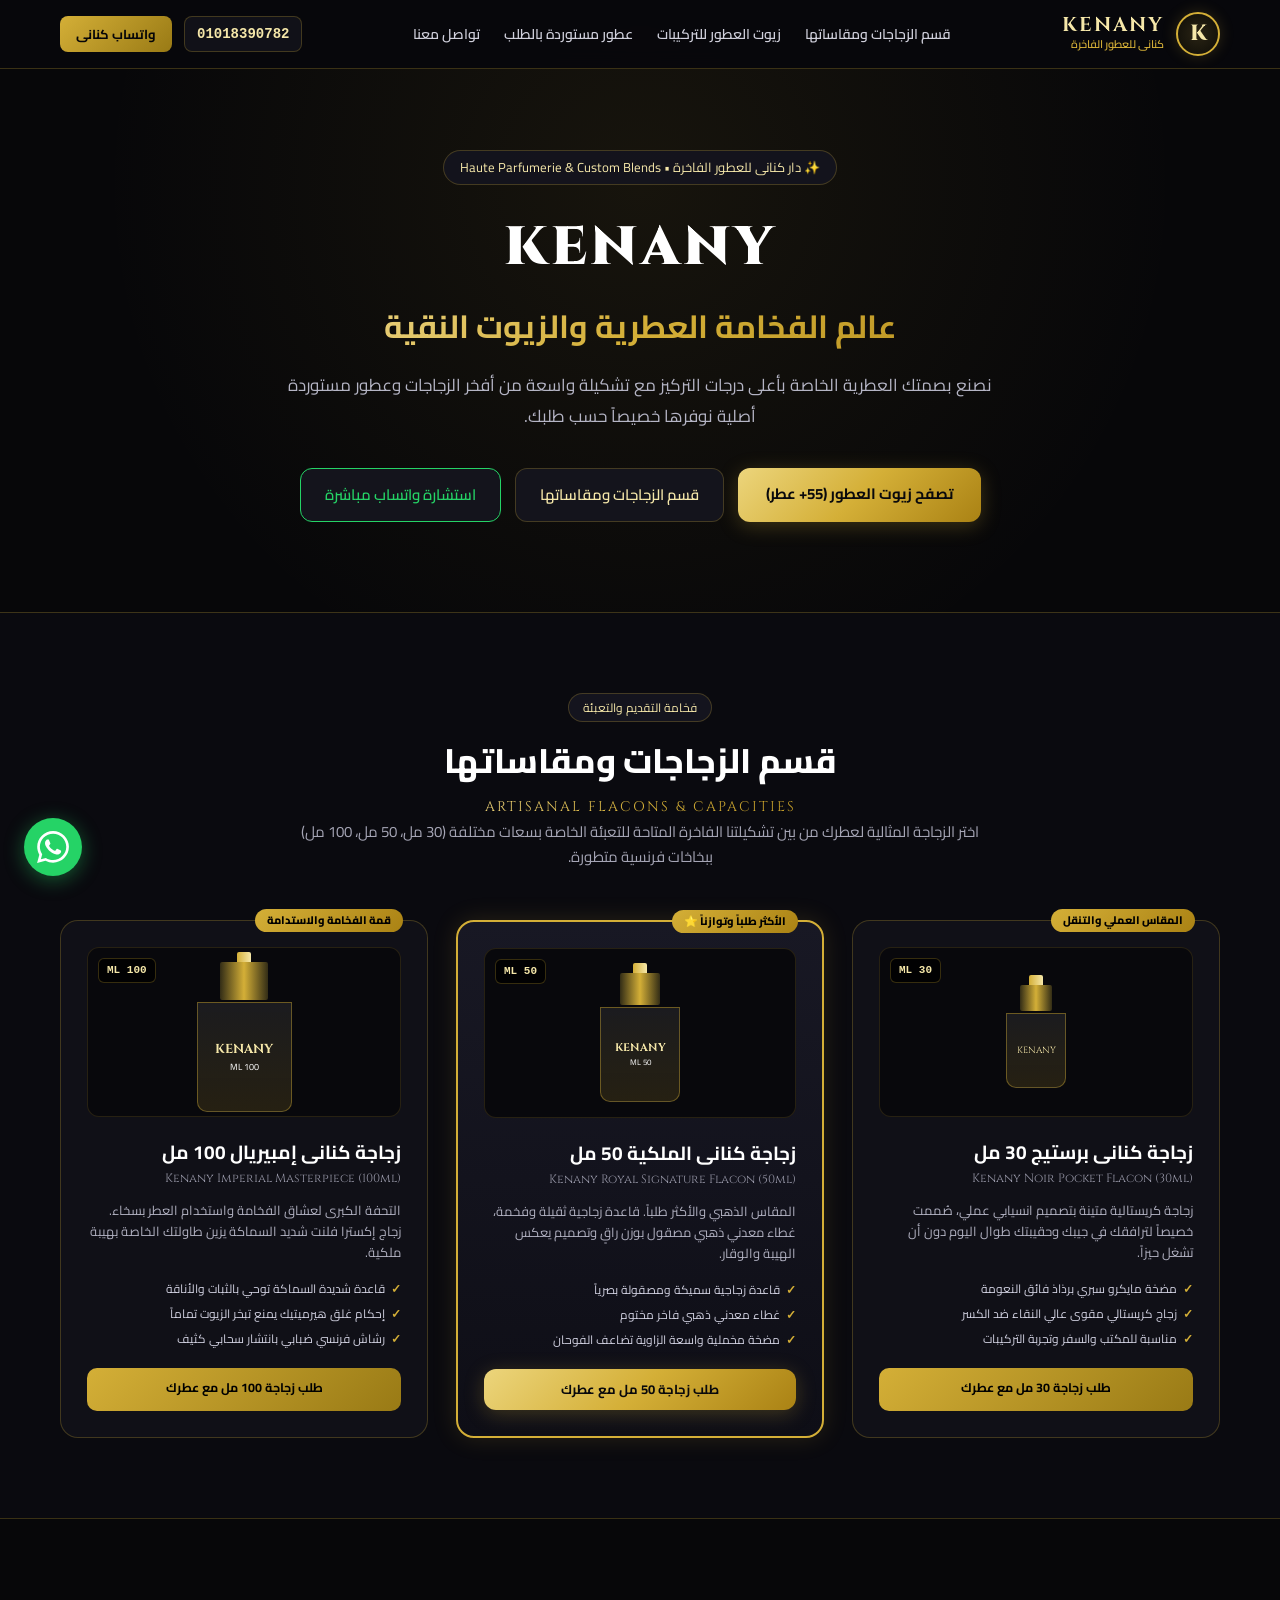
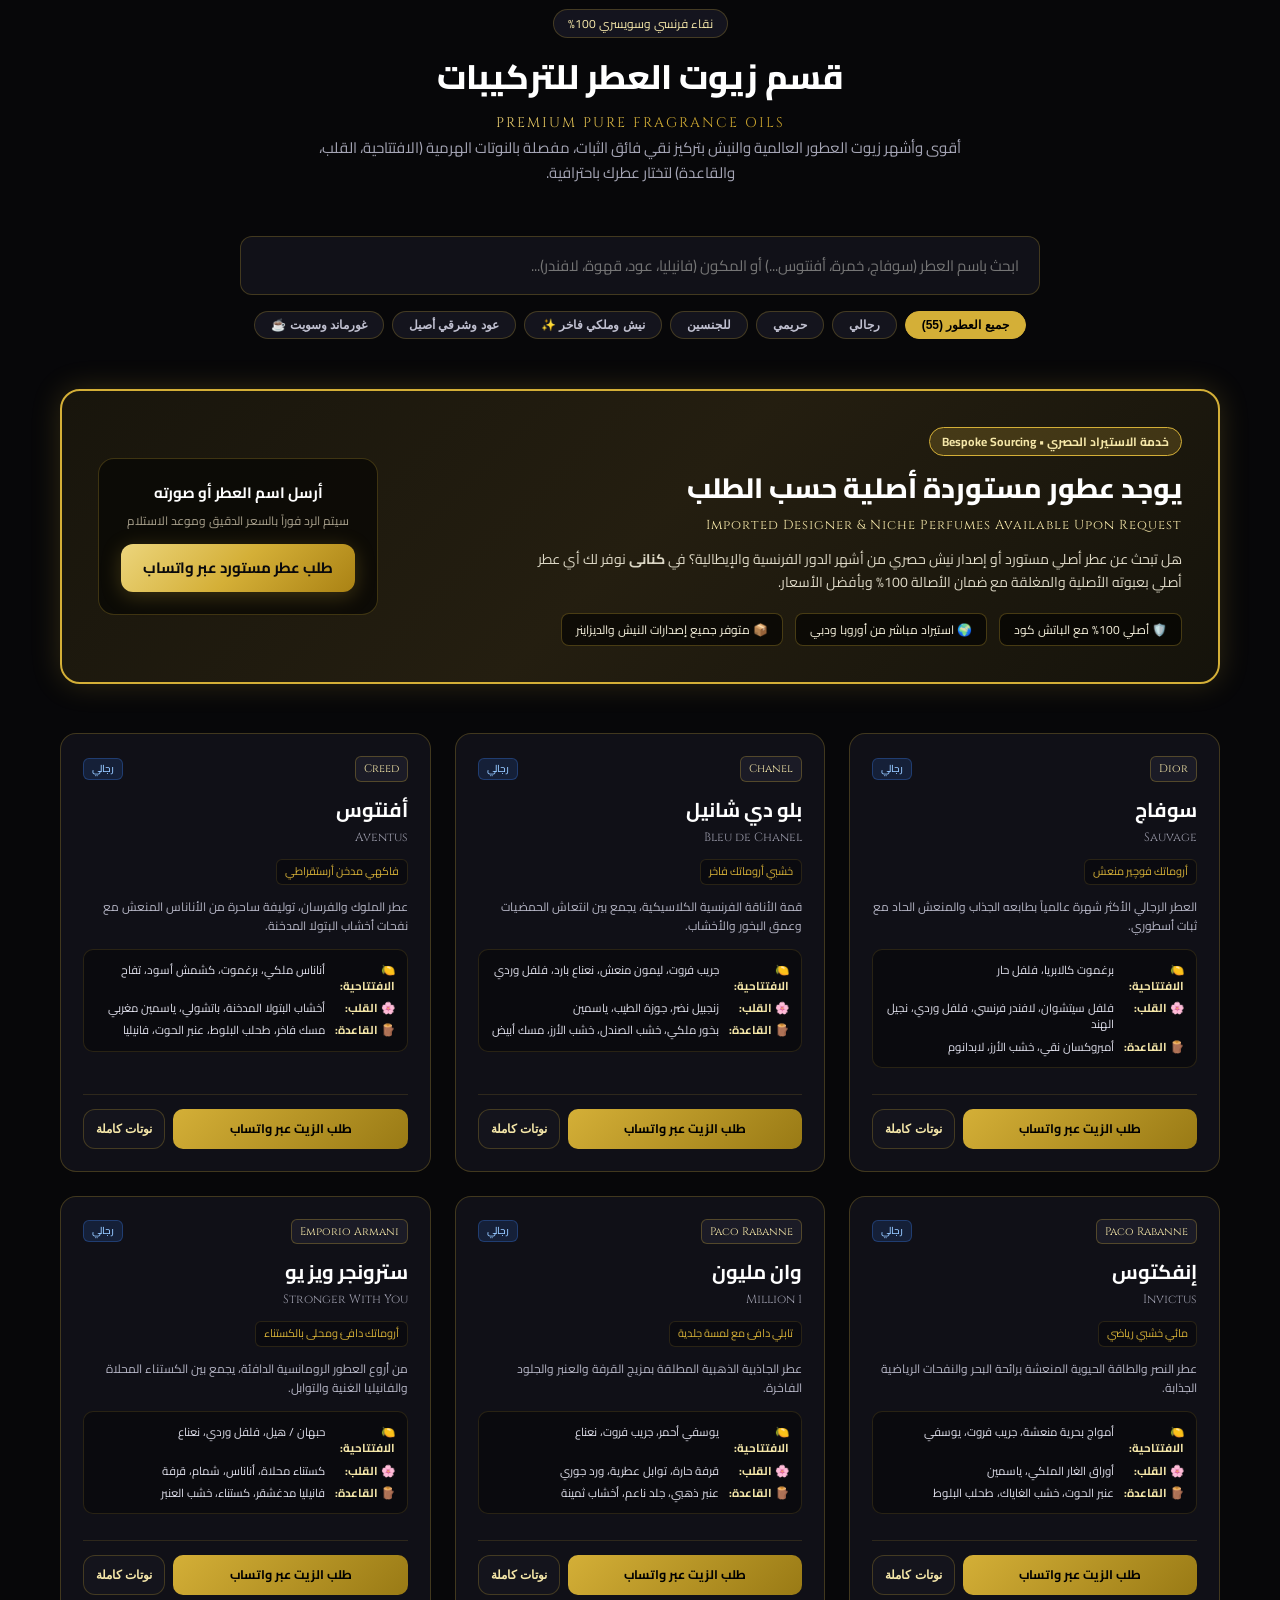
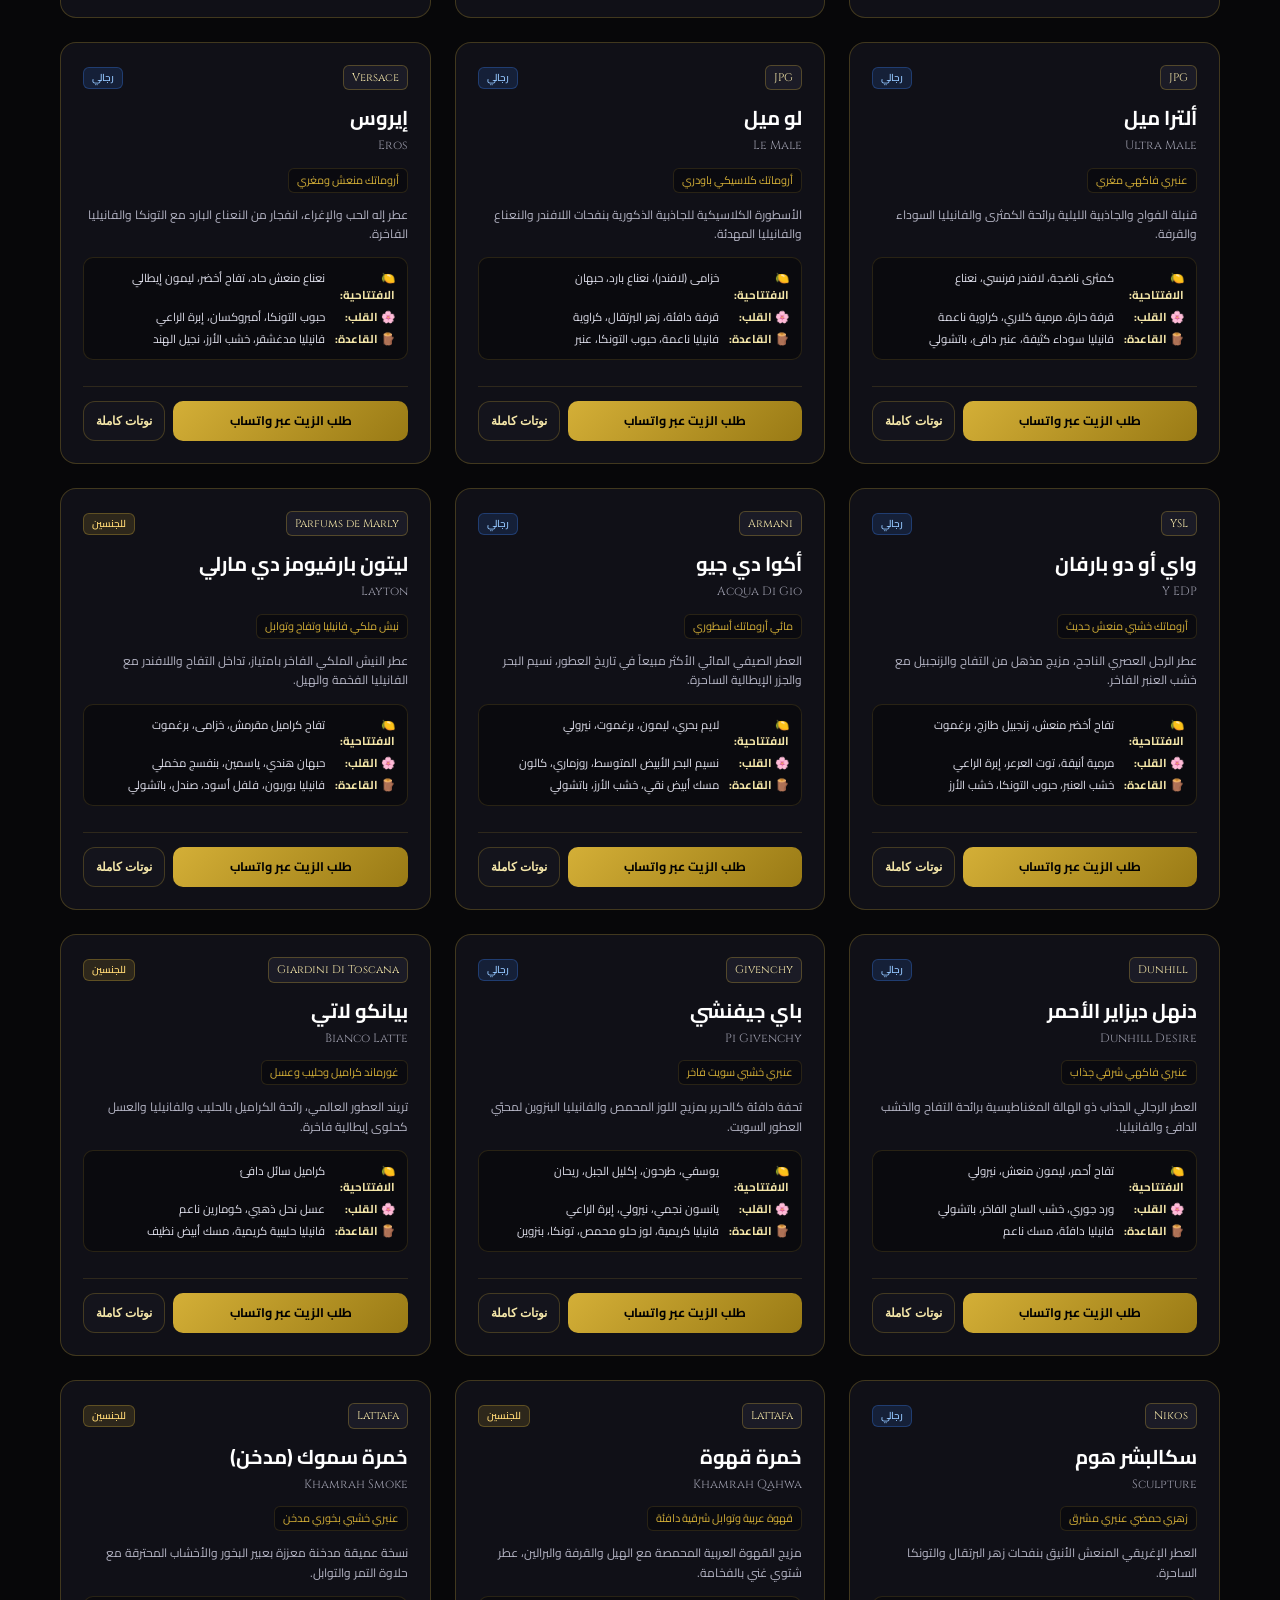
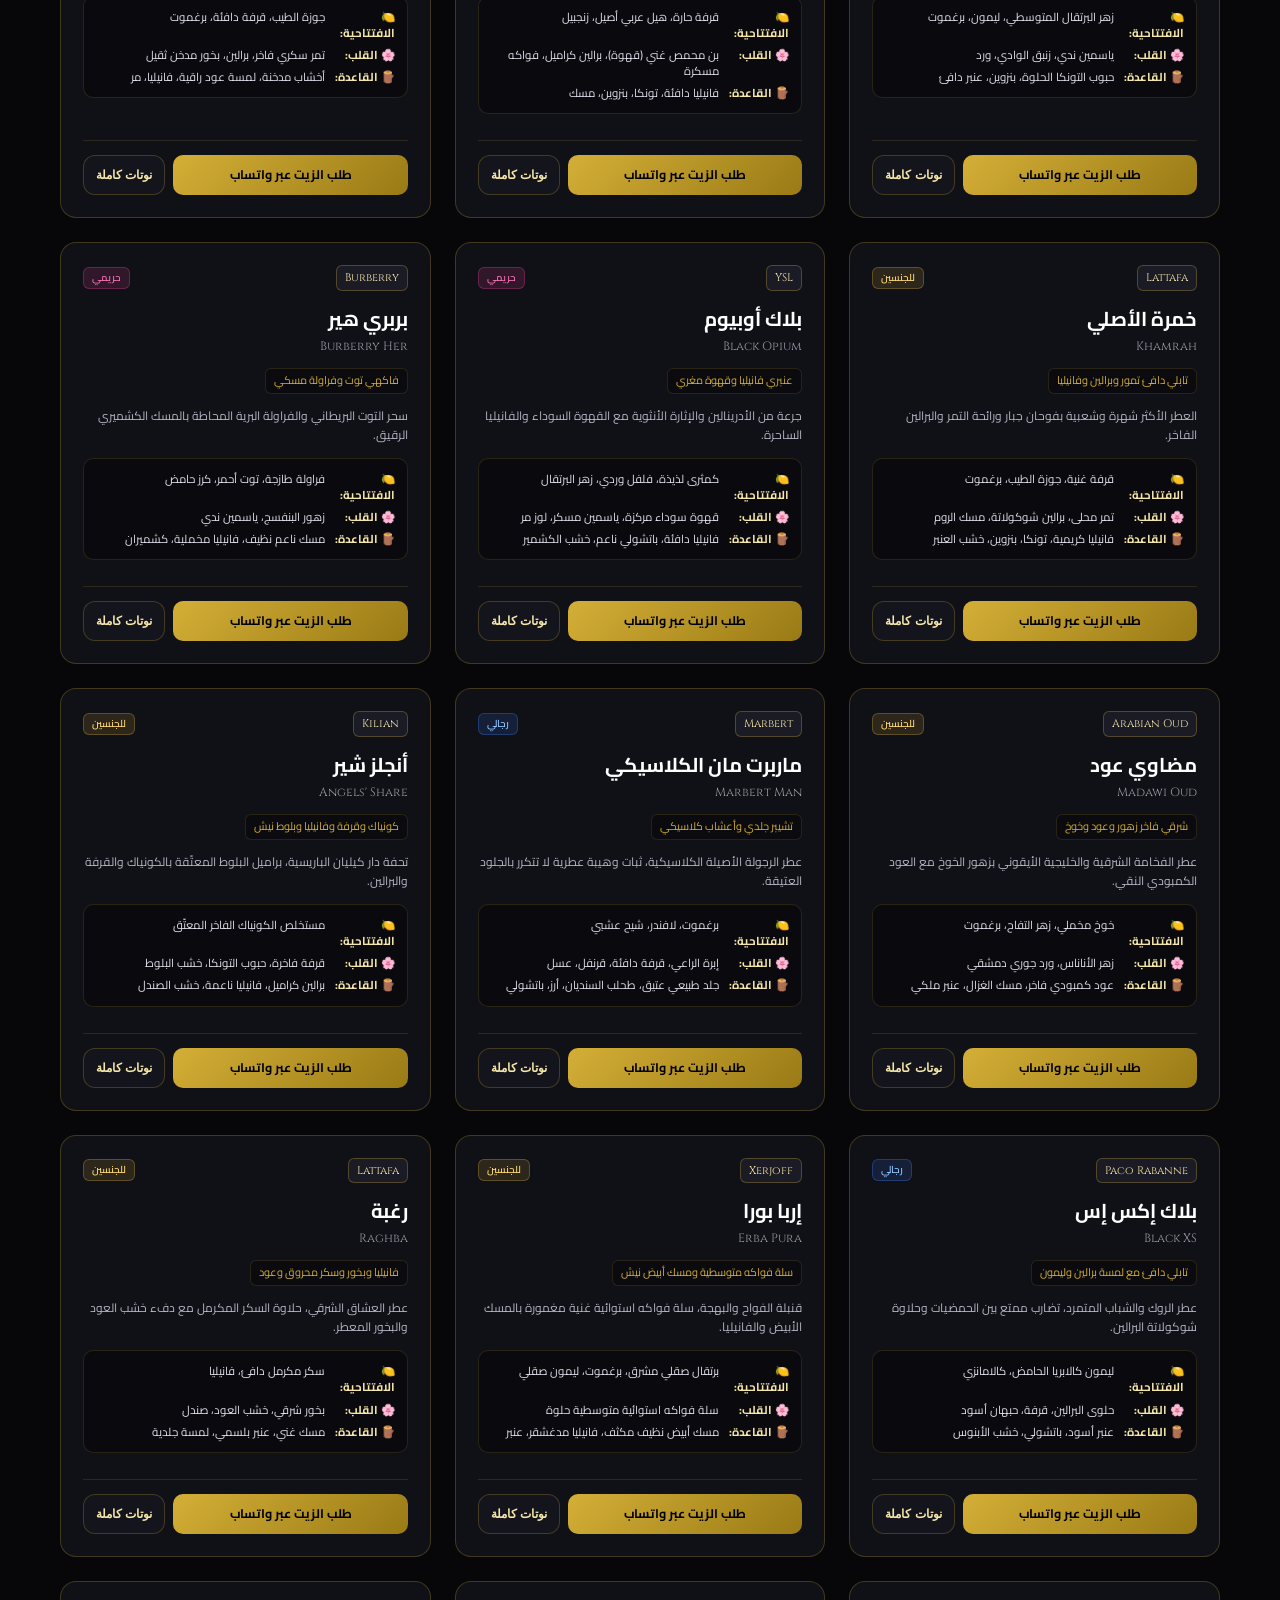
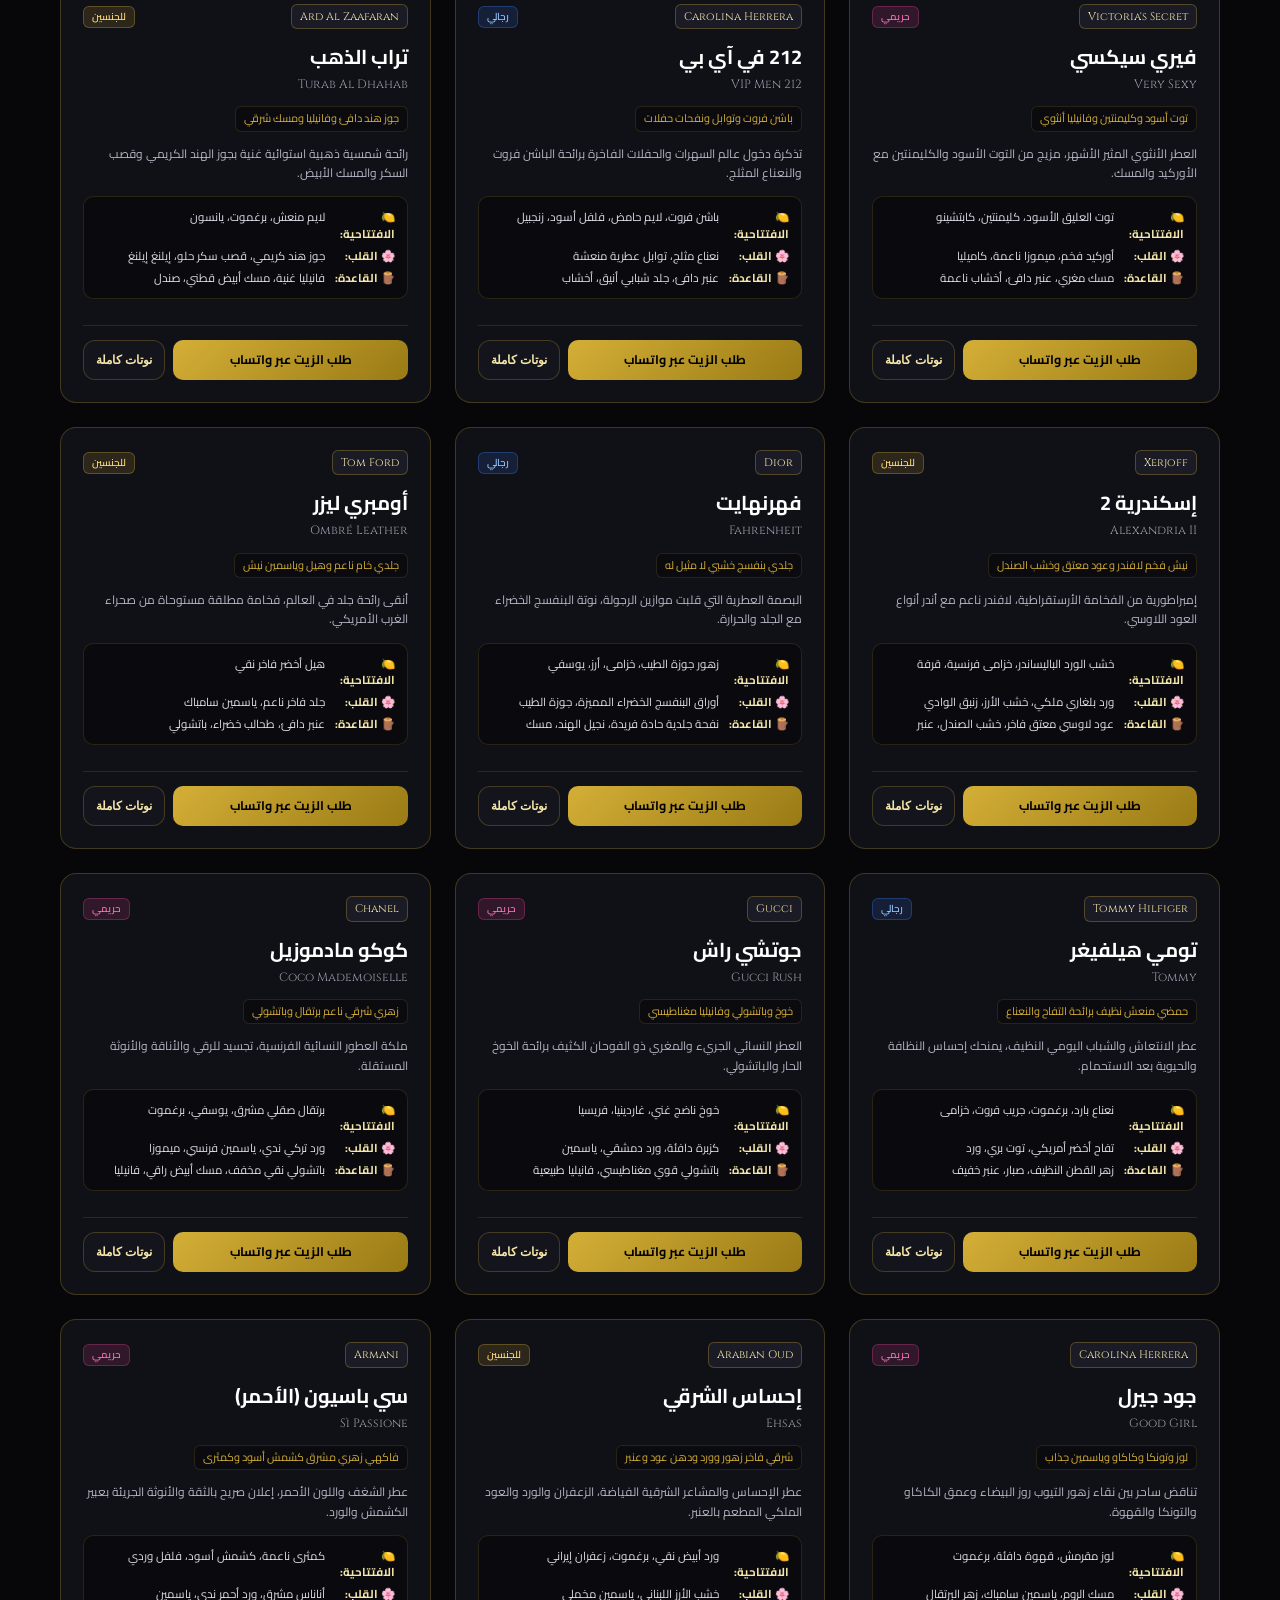
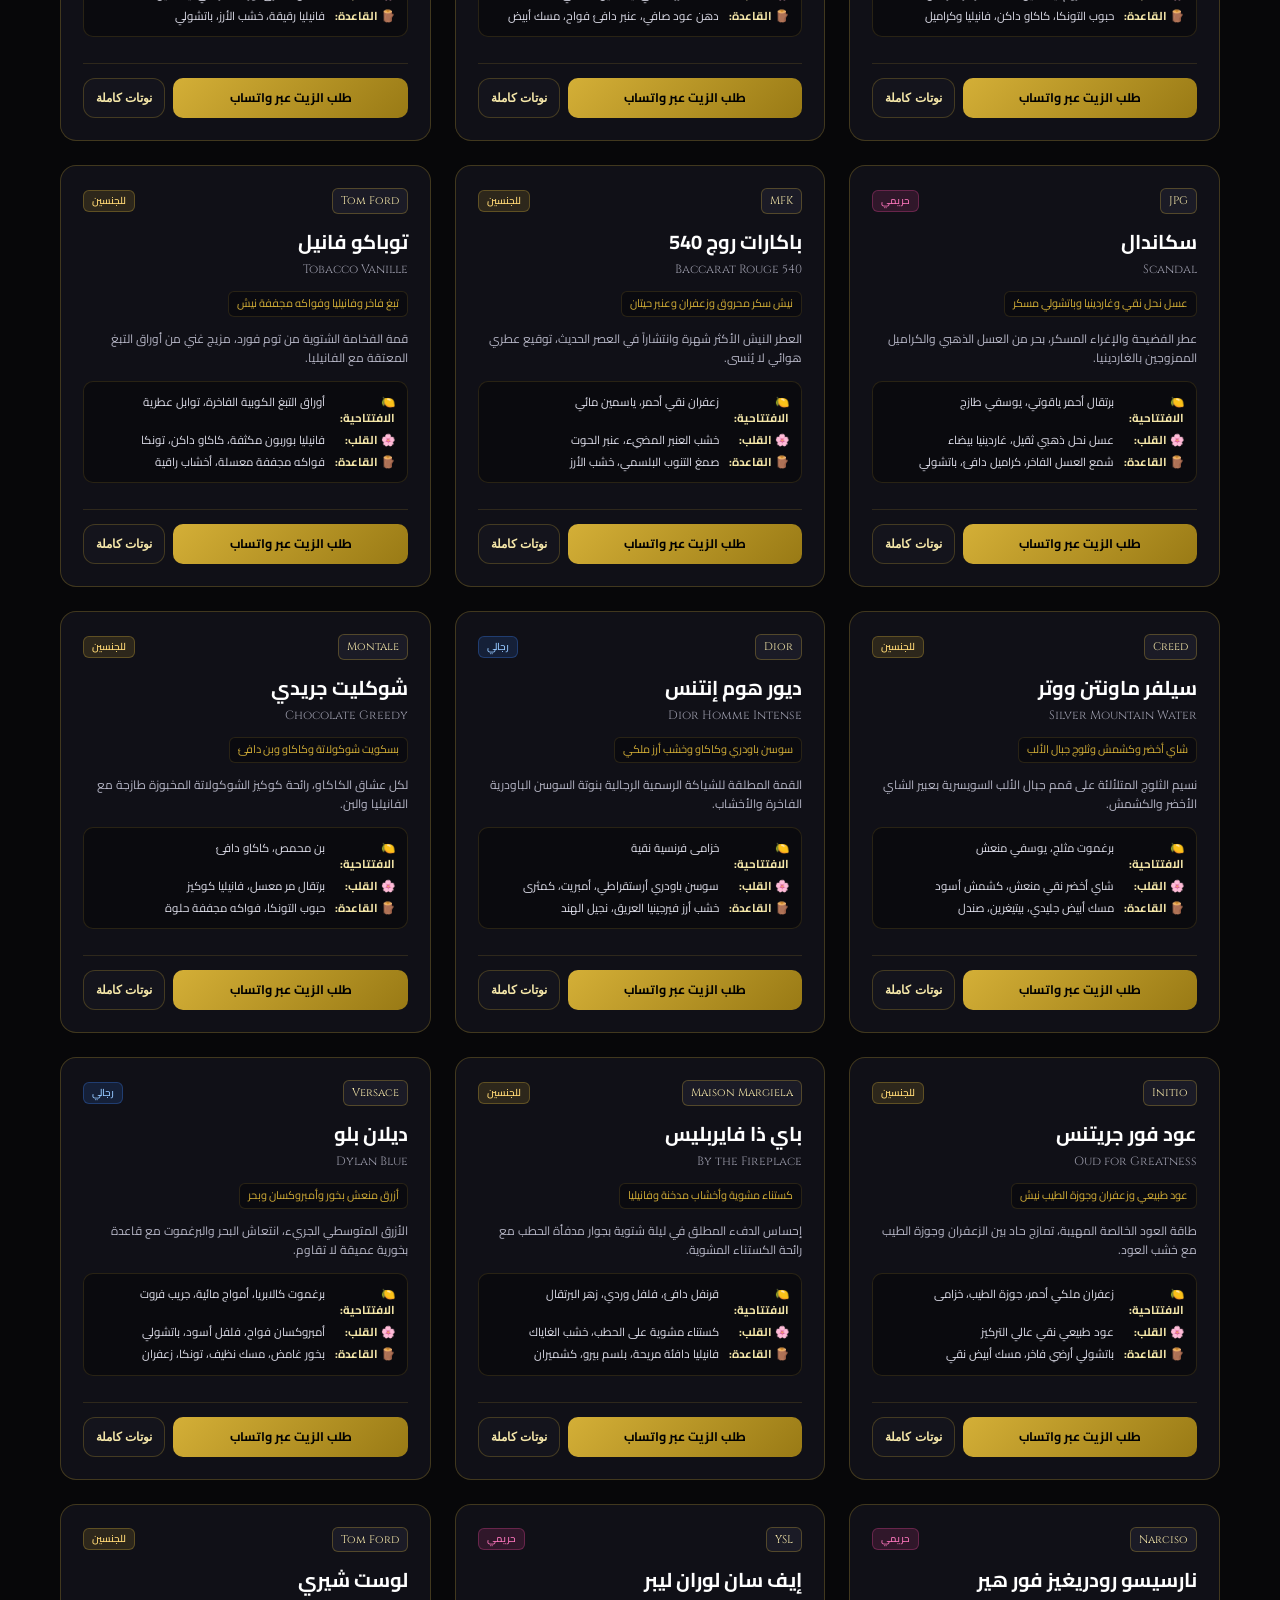
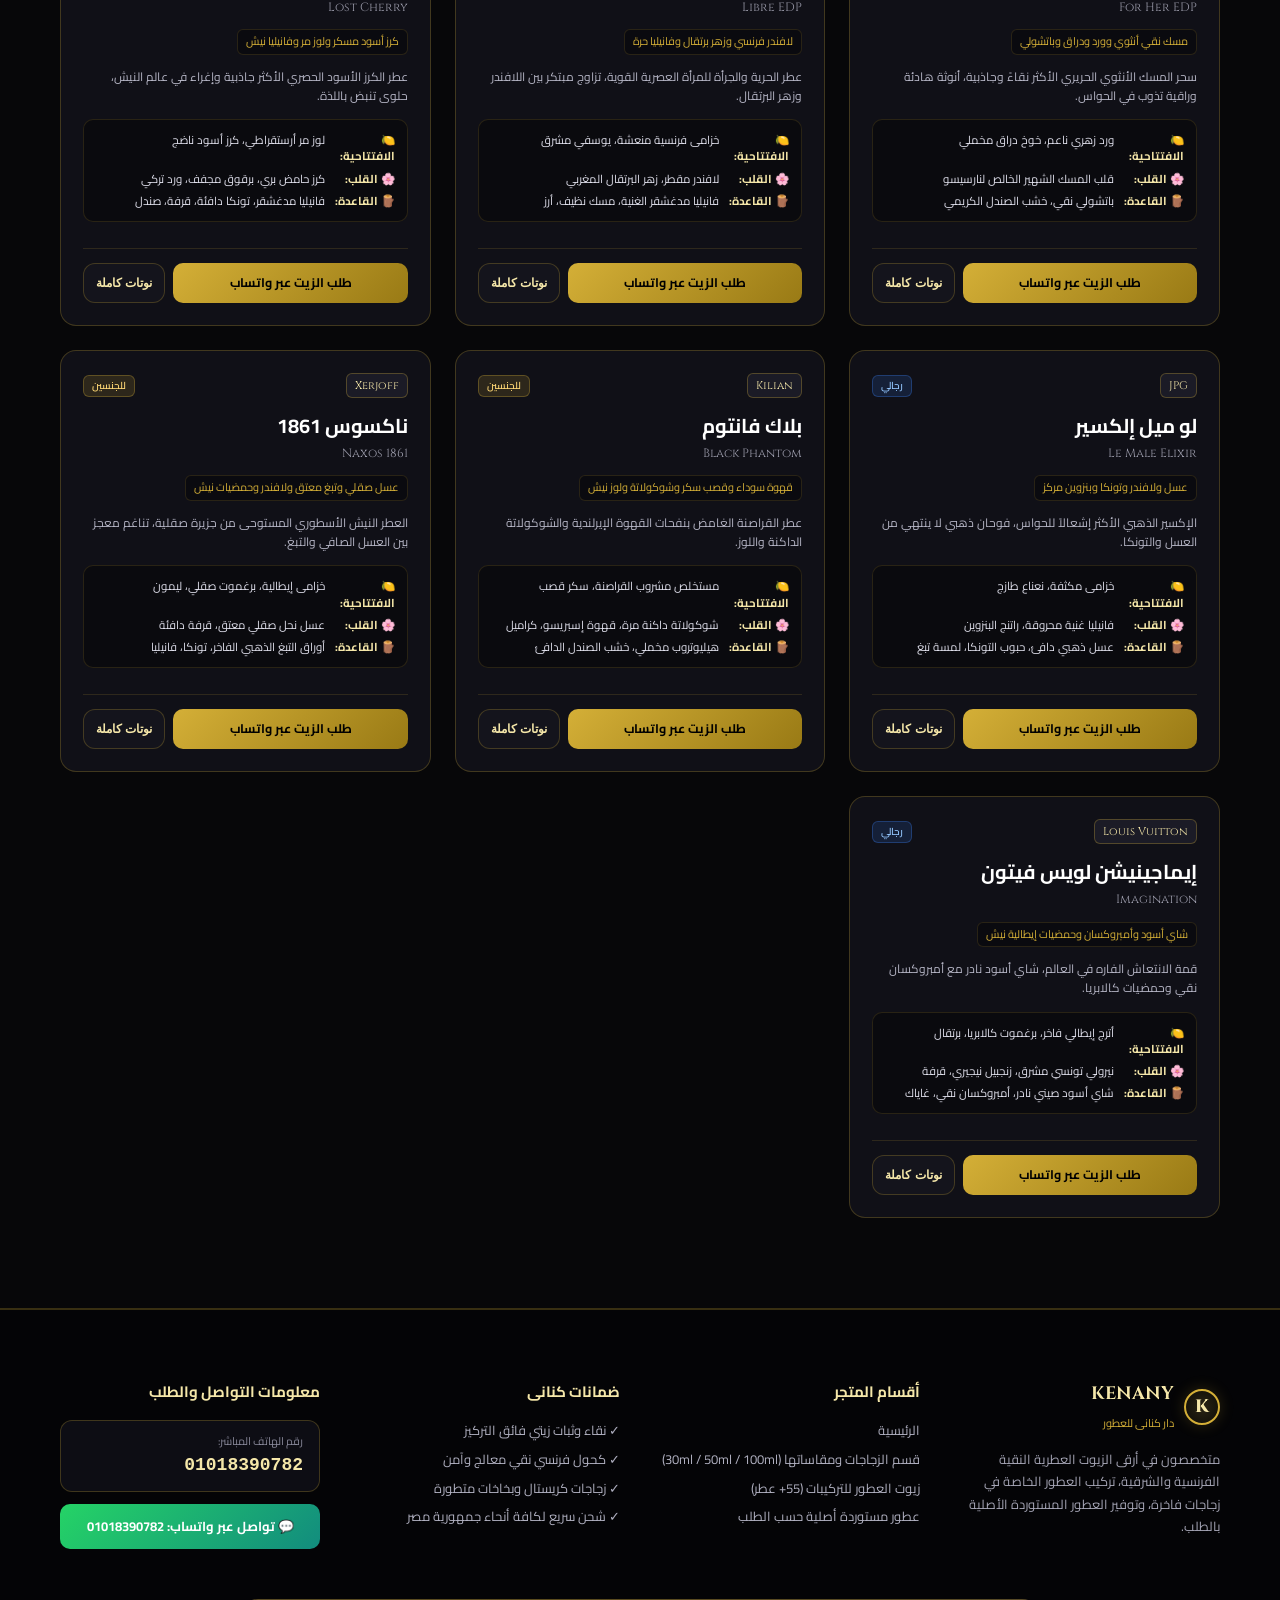
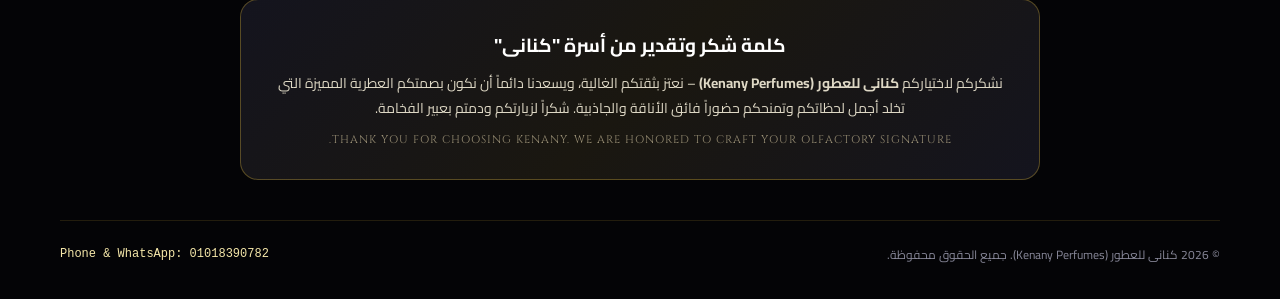
<file: standalone-kenany.html>
<!DOCTYPE html>
<html lang="ar" dir="rtl">
<head>
  <meta charset="UTF-8" />
  <meta name="viewport" content="width=device-width, initial-scale=1.0" />
  <title>Kenany | دار كنانى للعطور الفاخرة والزيوت النقية</title>
  <meta name="description" content="كنانى للعطور الفاخرة - زيوت عطرية فرنسية وشرقية نقية للتركيبات وزجاجات مميزة وعطور مستوردة حسب الطلب." />

  <!-- Google Fonts: Cairo, Cinzel & Cormorant Garamond -->
  <link rel="preconnect" href="https://fonts.googleapis.com" />
  <link rel="preconnect" href="https://fonts.gstatic.com" crossorigin />
  <link href="https://fonts.googleapis.com/css2?family=Cairo:wght@300;400;600;700;800&family=Cinzel:wght@500;700;800;900&display=swap" rel="stylesheet" />

  <!-- Pure Custom CSS (Deep Black & Rich Gold Luxury Palette) -->
  <style>
    :root {
      --bg-dark: #070709;
      --card-dark: #101017;
      --card-hover: #151520;
      --gold-primary: #d4af37;
      --gold-light: #f5e7a9;
      --gold-dark: #997a15;
      --gold-border: rgba(212, 175, 55, 0.25);
      --text-main: #f0f0f5;
      --text-muted: #a5a5b5;
      --whatsapp-green: #25d366;
    }

    * {
      box-sizing: border-box;
      margin: 0;
      padding: 0;
    }

    body {
      background-color: var(--bg-dark);
      color: var(--text-main);
      font-family: 'Cairo', sans-serif;
      line-height: 1.6;
      overflow-x: hidden;
    }

    /* Custom Selection & Scrollbar */
    ::selection {
      background: var(--gold-primary);
      color: #000;
    }

    ::-webkit-scrollbar {
      width: 8px;
    }
    ::-webkit-scrollbar-track {
      background: #09090d;
    }
    ::-webkit-scrollbar-thumb {
      background: #2a2618;
      border-radius: 4px;
    }
    ::-webkit-scrollbar-thumb:hover {
      background: var(--gold-primary);
    }

    /* Typography & Utilities */
    .font-cinzel {
      font-family: 'Cinzel', serif;
    }

    .text-gold-gradient {
      background: linear-gradient(135deg, #fff3c4 0%, #d4af37 50%, #aa8214 100%);
      -webkit-background-clip: text;
      -webkit-text-fill-color: transparent;
    }

    .container {
      max-width: 1200px;
      margin: 0 auto;
      padding: 0 20px;
    }

    /* Navigation Header */
    header {
      position: fixed;
      top: 0;
      left: 0;
      right: 0;
      z-index: 1000;
      background: rgba(8, 8, 12, 0.95);
      backdrop-filter: blur(10px);
      border-bottom: 1px solid var(--gold-border);
      padding: 12px 0;
      transition: all 0.3s ease;
    }

    .nav-inner {
      display: flex;
      align-items: center;
      justify-content: space-between;
    }

    .brand-logo {
      display: flex;
      align-items: center;
      gap: 12px;
      text-decoration: none;
      color: inherit;
    }

    .emblem {
      width: 44px;
      height: 44px;
      border-radius: 50%;
      border: 2px solid var(--gold-primary);
      background: radial-gradient(circle, #2a2414, #0d0c07);
      display: flex;
      align-items: center;
      justify-content: center;
      color: var(--gold-light);
      font-family: 'Cinzel', serif;
      font-size: 22px;
      font-weight: 800;
      box-shadow: 0 0 15px rgba(212, 175, 55, 0.2);
    }

    .brand-text h1 {
      font-family: 'Cinzel', serif;
      font-size: 20px;
      letter-spacing: 2px;
      color: var(--gold-light);
      line-height: 1.1;
    }
    .brand-text span {
      font-size: 11px;
      color: var(--gold-primary);
      font-weight: 600;
      display: block;
    }

    nav ul {
      display: flex;
      list-style: none;
      gap: 24px;
      align-items: center;
    }

    nav a {
      color: #d0d0dc;
      text-decoration: none;
      font-size: 14px;
      font-weight: 600;
      transition: color 0.2s;
    }
    nav a:hover {
      color: var(--gold-primary);
    }

    .header-actions {
      display: flex;
      align-items: center;
      gap: 12px;
    }

    .btn-phone {
      color: var(--gold-light);
      text-decoration: none;
      font-family: monospace;
      font-size: 14px;
      font-weight: 700;
      padding: 6px 12px;
      border-radius: 8px;
      border: 1px solid var(--gold-border);
      background: #111118;
      transition: all 0.2s;
    }
    .btn-phone:hover {
      border-color: var(--gold-primary);
      color: #fff;
    }

    .btn-whatsapp-header {
      background: linear-gradient(135deg, #d4af37, #997a15);
      color: #050508;
      font-weight: 700;
      text-decoration: none;
      padding: 8px 16px;
      border-radius: 8px;
      font-size: 13px;
      display: flex;
      align-items: center;
      gap: 6px;
      transition: filter 0.2s;
    }
    .btn-whatsapp-header:hover {
      filter: brightness(1.15);
    }

    /* Hero Section */
    .hero {
      position: relative;
      padding: 150px 0 90px;
      text-align: center;
      background: radial-gradient(circle at 50% 30%, rgba(212, 175, 55, 0.08) 0%, transparent 70%);
    }

    .hero-badge {
      display: inline-block;
      padding: 6px 16px;
      border-radius: 30px;
      background: rgba(20, 20, 30, 0.9);
      border: 1px solid var(--gold-border);
      color: var(--gold-light);
      font-size: 13px;
      margin-bottom: 20px;
    }

    .hero-title {
      font-family: 'Cinzel', serif;
      font-size: 54px;
      font-weight: 900;
      letter-spacing: 3px;
      color: #fff;
      margin-bottom: 10px;
    }

    .hero-subtitle {
      font-size: 32px;
      font-weight: 700;
      margin-bottom: 18px;
    }

    .hero-tagline {
      max-width: 720px;
      margin: 0 auto 36px;
      font-size: 17px;
      color: #b5b5c5;
      line-height: 1.8;
    }

    .hero-ctas {
      display: flex;
      flex-wrap: wrap;
      justify-content: center;
      gap: 14px;
    }

    .btn-primary {
      background: linear-gradient(135deg, #ecd57c 0%, #d4af37 50%, #aa8214 100%);
      color: #09090c;
      font-weight: 700;
      text-decoration: none;
      padding: 14px 28px;
      border-radius: 12px;
      font-size: 15px;
      box-shadow: 0 4px 20px rgba(212, 175, 55, 0.25);
      border: none;
      cursor: pointer;
      transition: all 0.2s;
    }
    .btn-primary:hover {
      filter: brightness(1.1);
      transform: translateY(-2px);
    }

    .btn-secondary {
      background: #14141c;
      color: var(--gold-light);
      border: 1px solid var(--gold-border);
      font-weight: 600;
      text-decoration: none;
      padding: 14px 24px;
      border-radius: 12px;
      font-size: 15px;
      cursor: pointer;
      transition: all 0.2s;
    }
    .btn-secondary:hover {
      border-color: var(--gold-primary);
      background: #1c1c28;
    }

    /* Section Title Standard */
    .section-header {
      text-align: center;
      max-width: 700px;
      margin: 0 auto 50px;
    }
    .section-badge {
      display: inline-block;
      padding: 4px 14px;
      border-radius: 20px;
      background: #14141e;
      border: 1px solid var(--gold-border);
      color: var(--gold-light);
      font-size: 12px;
      margin-bottom: 12px;
    }
    .section-title {
      font-size: 34px;
      font-weight: 800;
      color: #fff;
      margin-bottom: 8px;
    }
    .section-title-sub {
      font-family: 'Cinzel', serif;
      font-size: 14px;
      letter-spacing: 2px;
      text-transform: uppercase;
      display: block;
      margin-top: 4px;
    }
    .section-desc {
      font-size: 15px;
      color: var(--text-muted);
      line-height: 1.7;
    }

    /* Section 2: Bottles & Sizes Section */
    .section-bottles {
      padding: 80px 0;
      background: #0a0a0f;
      border-top: 1px solid var(--gold-border);
    }

    .bottles-grid {
      display: grid;
      grid-template-columns: repeat(auto-fit, minmax(300px, 1fr));
      gap: 28px;
    }

    .bottle-card {
      background: var(--card-dark);
      border: 1px solid var(--gold-border);
      border-radius: 18px;
      padding: 26px;
      display: flex;
      flex-direction: column;
      justify-content: space-between;
      position: relative;
      transition: all 0.3s;
    }
    .bottle-card:hover {
      border-color: var(--gold-primary);
      transform: translateY(-4px);
      box-shadow: 0 10px 30px rgba(212, 175, 55, 0.12);
    }
    .bottle-card.highlight {
      border: 2px solid var(--gold-primary);
      background: linear-gradient(180deg, #181824 0%, #0e0e16 100%);
      box-shadow: 0 0 25px rgba(212, 175, 55, 0.15);
    }

    .bottle-tag {
      position: absolute;
      top: -12px;
      right: 24px;
      background: linear-gradient(135deg, #d4af37, #aa8214);
      color: #000;
      font-size: 11px;
      font-weight: 800;
      padding: 3px 12px;
      border-radius: 20px;
    }

    .bottle-visual {
      height: 170px;
      background: #08080c;
      border: 1px solid rgba(212, 175, 55, 0.15);
      border-radius: 12px;
      display: flex;
      align-items: center;
      justify-content: center;
      margin-bottom: 20px;
      position: relative;
    }

    .flacon-draw {
      display: flex;
      flex-direction: column;
      align-items: center;
    }
    .flacon-nozzle {
      width: 14px;
      height: 10px;
      background: linear-gradient(to right, #d4af37, #f5e7a9);
      border-radius: 2px 2px 0 0;
    }
    .flacon-cap {
      background: linear-gradient(to right, #332d16, #d4af37, #332d16);
      border-radius: 2px;
      margin-bottom: 2px;
    }
    .flacon-body {
      border: 1px solid rgba(212, 175, 55, 0.4);
      background: linear-gradient(180deg, rgba(255,255,255,0.08) 0%, rgba(212,175,55,0.15) 100%);
      border-radius: 0 0 10px 10px;
      display: flex;
      flex-direction: column;
      align-items: center;
      justify-content: center;
    }

    .bottle-capacity-badge {
      position: absolute;
      top: 10px;
      left: 10px;
      background: rgba(0,0,0,0.8);
      border: 1px solid var(--gold-border);
      color: var(--gold-light);
      font-family: monospace;
      font-weight: bold;
      font-size: 11px;
      padding: 3px 8px;
      border-radius: 6px;
    }

    .bottle-title {
      font-size: 19px;
      font-weight: 700;
      color: #fff;
      margin-bottom: 2px;
    }
    .bottle-title-en {
      font-family: 'Cinzel', serif;
      font-size: 12px;
      color: #9595a5;
      margin-bottom: 12px;
    }
    .bottle-desc {
      font-size: 13px;
      color: #b0b0c0;
      margin-bottom: 16px;
      line-height: 1.6;
    }

    .bottle-features {
      list-style: none;
      margin-bottom: 20px;
      font-size: 12px;
      color: #d0d0e0;
    }
    .bottle-features li {
      margin-bottom: 6px;
      display: flex;
      align-items: center;
      gap: 6px;
    }
    .bottle-features li::before {
      content: "✓";
      color: var(--gold-primary);
      font-weight: bold;
    }

    /* Section 3: Premium Fragrance Oils Grid */
    .section-oils {
      padding: 90px 0;
      background: var(--bg-dark);
      border-top: 1px solid var(--gold-border);
    }

    .search-filter-box {
      max-width: 800px;
      margin: 0 auto 40px;
      display: flex;
      flex-direction: column;
      gap: 16px;
    }

    .search-bar {
      width: 100%;
      padding: 14px 20px;
      border-radius: 12px;
      background: #111118;
      border: 1px solid var(--gold-border);
      color: #fff;
      font-family: 'Cairo', sans-serif;
      font-size: 15px;
      outline: none;
      transition: border 0.2s;
    }
    .search-bar:focus {
      border-color: var(--gold-primary);
      box-shadow: 0 0 15px rgba(212, 175, 55, 0.2);
    }

    .filter-tabs {
      display: flex;
      flex-wrap: wrap;
      justify-content: center;
      gap: 8px;
    }
    .tab-btn {
      background: #14141d;
      border: 1px solid var(--gold-border);
      color: #c0c0d0;
      padding: 6px 16px;
      border-radius: 20px;
      font-size: 12px;
      font-weight: 600;
      cursor: pointer;
      transition: all 0.2s;
    }
    .tab-btn:hover, .tab-btn.active {
      background: var(--gold-primary);
      color: #000;
      border-color: var(--gold-primary);
    }

    .oils-grid {
      display: grid;
      grid-template-columns: repeat(auto-fill, minmax(320px, 1fr));
      gap: 24px;
    }

    /* Fragrance Product Card */
    .fragrance-card {
      background: var(--card-dark);
      border: 1px solid var(--gold-border);
      border-radius: 16px;
      padding: 22px;
      display: flex;
      flex-direction: column;
      justify-content: space-between;
      transition: all 0.3s ease;
      position: relative;
    }
    .fragrance-card:hover {
      border-color: var(--gold-primary);
      transform: translateY(-3px);
      box-shadow: 0 8px 25px rgba(212, 175, 55, 0.12);
    }

    .fragrance-card-header {
      display: flex;
      justify-content: space-between;
      align-items: center;
      margin-bottom: 12px;
    }
    .brand-badge {
      font-family: 'Cinzel', serif;
      font-size: 11px;
      color: var(--gold-light);
      background: #1b1b26;
      border: 1px solid rgba(212, 175, 55, 0.3);
      padding: 3px 8px;
      border-radius: 6px;
    }
    .gender-badge {
      font-size: 10px;
      padding: 2px 8px;
      border-radius: 6px;
      font-weight: 600;
    }
    .gender-men { background: rgba(59, 130, 246, 0.15); color: #93c5fd; border: 1px solid rgba(59, 130, 246, 0.3); }
    .gender-women { background: rgba(236, 72, 153, 0.15); color: #f472b6; border: 1px solid rgba(236, 72, 153, 0.3); }
    .gender-unisex { background: rgba(212, 175, 55, 0.15); color: #ffd875; border: 1px solid rgba(212, 175, 55, 0.3); }

    .fragrance-title {
      font-size: 20px;
      font-weight: 700;
      color: #fff;
      margin-bottom: 2px;
    }
    .fragrance-title-en {
      font-family: 'Cinzel', serif;
      font-size: 12px;
      color: #9999a8;
      margin-bottom: 10px;
    }

    .fragrance-family {
      display: inline-block;
      font-size: 11px;
      color: var(--gold-primary);
      background: #0a0a0f;
      padding: 3px 8px;
      border-radius: 6px;
      border: 1px solid rgba(212, 175, 55, 0.15);
      margin-bottom: 12px;
    }

    .fragrance-desc {
      font-size: 12px;
      color: #b5b5c5;
      line-height: 1.6;
      margin-bottom: 14px;
    }

    /* Olfactory Pyramid Box */
    .notes-box {
      background: #0a0a0e;
      border: 1px solid rgba(212, 175, 55, 0.15);
      border-radius: 10px;
      padding: 12px;
      margin-bottom: 16px;
      font-size: 11.5px;
    }
    .note-row {
      display: flex;
      margin-bottom: 6px;
      line-height: 1.4;
    }
    .note-row:last-child {
      margin-bottom: 0;
    }
    .note-label {
      width: 70px;
      flex-shrink: 0;
      color: var(--gold-light);
      font-weight: 700;
    }
    .note-value {
      color: #e0e0ec;
    }

    .card-actions {
      display: flex;
      gap: 8px;
      margin-top: 10px;
      border-top: 1px solid rgba(212, 175, 55, 0.15);
      padding-top: 14px;
    }

    .btn-order-oil {
      flex: 1;
      background: linear-gradient(135deg, #d4af37, #997a15);
      color: #000;
      font-weight: 700;
      text-decoration: none;
      padding: 10px;
      border-radius: 10px;
      font-size: 12.5px;
      text-align: center;
      transition: filter 0.2s;
    }
    .btn-order-oil:hover {
      filter: brightness(1.15);
    }

    /* Section 4: Special Request Card (Inside Fragrance Section) */
    .special-request-card {
      grid-column: 1 / -1;
      background: linear-gradient(135deg, #18150c 0%, #241e10 50%, #15130b 100%);
      border: 2px solid var(--gold-primary);
      border-radius: 20px;
      padding: 36px;
      display: flex;
      flex-wrap: wrap;
      align-items: center;
      justify-content: space-between;
      gap: 24px;
      box-shadow: 0 0 30px rgba(212, 175, 55, 0.2);
      margin: 10px 0 25px;
      position: relative;
      overflow: hidden;
    }

    .special-badge {
      display: inline-block;
      background: rgba(212, 175, 55, 0.2);
      border: 1px solid var(--gold-primary);
      color: var(--gold-light);
      font-size: 12px;
      font-weight: 700;
      padding: 4px 12px;
      border-radius: 20px;
      margin-bottom: 10px;
    }

    .special-title {
      font-size: 28px;
      font-weight: 800;
      color: #fff;
      margin-bottom: 4px;
    }
    .special-subtitle {
      font-family: 'Cinzel', serif;
      font-size: 13px;
      color: var(--gold-light);
      letter-spacing: 1px;
      margin-bottom: 12px;
    }
    .special-desc {
      font-size: 14px;
      color: #dcd7c5;
      max-width: 650px;
      line-height: 1.7;
      margin-bottom: 18px;
    }

    .special-features {
      display: flex;
      flex-wrap: wrap;
      gap: 12px;
    }
    .feature-pill {
      background: rgba(0, 0, 0, 0.6);
      border: 1px solid rgba(212, 175, 55, 0.3);
      padding: 6px 14px;
      border-radius: 8px;
      font-size: 12px;
      color: #f5f0dc;
    }

    .special-cta-box {
      background: rgba(12, 10, 6, 0.9);
      border: 1px solid var(--gold-border);
      border-radius: 16px;
      padding: 22px;
      text-align: center;
      min-width: 280px;
    }
    .special-cta-box h4 {
      font-size: 15px;
      color: #fff;
      margin-bottom: 6px;
    }
    .special-cta-box p {
      font-size: 12px;
      color: #a8a08c;
      margin-bottom: 14px;
    }

    /* Section 5: Footer & Contact Section */
    footer {
      background: #040406;
      border-top: 2px solid var(--gold-border);
      padding: 70px 0 35px;
      color: #d5d5e5;
    }

    .footer-grid {
      display: grid;
      grid-template-columns: repeat(auto-fit, minmax(240px, 1fr));
      gap: 40px;
      margin-bottom: 50px;
    }

    .footer-col h4 {
      color: var(--gold-light);
      font-size: 15px;
      margin-bottom: 16px;
      font-weight: 700;
    }
    .footer-col p {
      font-size: 13px;
      color: var(--text-muted);
      line-height: 1.7;
    }
    .footer-col ul {
      list-style: none;
      font-size: 13px;
      color: #b0b0c0;
    }
    .footer-col ul li {
      margin-bottom: 8px;
    }
    .footer-col ul a {
      color: inherit;
      text-decoration: none;
      transition: color 0.2s;
    }
    .footer-col ul a:hover {
      color: var(--gold-primary);
    }

    .phone-highlight {
      background: #0d0d14;
      border: 1px solid var(--gold-border);
      border-radius: 12px;
      padding: 12px 16px;
      margin-bottom: 12px;
    }
    .phone-highlight span {
      font-size: 11px;
      color: #888899;
      display: block;
    }
    .phone-highlight a {
      font-family: monospace;
      font-size: 18px;
      color: var(--gold-light);
      text-decoration: none;
      font-weight: bold;
      direction: ltr;
      display: inline-block;
    }

    .btn-footer-whatsapp {
      display: block;
      width: 100%;
      background: linear-gradient(135deg, #25d366, #128c7e);
      color: #fff;
      text-decoration: none;
      text-align: center;
      padding: 12px;
      border-radius: 10px;
      font-weight: 700;
      font-size: 13px;
      transition: filter 0.2s;
    }
    .btn-footer-whatsapp:hover {
      filter: brightness(1.15);
    }

    /* Professional Closing Statement Banner */
    .closing-banner {
      background: linear-gradient(135deg, #14141e, #1a1710, #14141e);
      border: 1px solid rgba(212, 175, 55, 0.35);
      border-radius: 18px;
      padding: 30px;
      text-align: center;
      max-width: 800px;
      margin: 0 auto 40px;
    }
    .closing-banner h3 {
      font-size: 19px;
      color: #fff;
      margin-bottom: 10px;
    }
    .closing-banner p {
      font-size: 14px;
      color: #ded8c5;
      line-height: 1.8;
    }
    .closing-banner-en {
      font-family: 'Cinzel', serif;
      font-size: 11px;
      color: #988e74;
      letter-spacing: 1px;
      margin-top: 10px;
      text-transform: uppercase;
    }

    .footer-bottom {
      border-top: 1px solid rgba(212, 175, 55, 0.15);
      padding-top: 24px;
      display: flex;
      flex-wrap: wrap;
      justify-content: space-between;
      align-items: center;
      font-size: 12px;
      color: #888899;
    }

    /* Floating WhatsApp Button */
    .floating-whatsapp {
      position: fixed;
      bottom: 24px;
      left: 24px;
      width: 58px;
      height: 58px;
      background: #25d366;
      border-radius: 50%;
      display: flex;
      align-items: center;
      justify-content: center;
      box-shadow: 0 4px 20px rgba(37, 211, 102, 0.4);
      z-index: 9999;
      text-decoration: none;
      transition: transform 0.2s;
    }
    .floating-whatsapp:hover {
      transform: scale(1.1);
    }
    .floating-whatsapp svg {
      width: 32px;
      height: 32px;
      fill: #fff;
    }

    /* Modal for Notes */
    .modal-overlay {
      display: none;
      position: fixed;
      top: 0; left: 0; right: 0; bottom: 0;
      background: rgba(0,0,0,0.85);
      backdrop-filter: blur(5px);
      z-index: 10000;
      align-items: center;
      justify-content: center;
      padding: 16px;
    }
    .modal-overlay.active {
      display: flex;
    }
    .modal-content {
      background: #111118;
      border: 2px solid var(--gold-primary);
      border-radius: 18px;
      width: 100%;
      max-width: 520px;
      padding: 28px;
      position: relative;
      max-height: 90vh;
      overflow-y: auto;
    }
    .btn-modal-close {
      position: absolute;
      left: 18px;
      top: 18px;
      background: #1a1a24;
      border: none;
      color: #999;
      font-size: 18px;
      width: 32px;
      height: 32px;
      border-radius: 50%;
      cursor: pointer;
    }

    /* Responsive Breakpoints */
    @media (max-width: 768px) {
      .hero-title { font-size: 38px; }
      .hero-subtitle { font-size: 24px; }
      nav { display: none; }
      .special-request-card { padding: 22px; }
      .special-title { font-size: 22px; }
    }
  </style>
</head>
<body>

  <!-- 1. Header & Hero Section -->
  <header>
    <div class="container nav-inner">
      <a href="#" class="brand-logo">
        <div class="emblem">K</div>
        <div class="brand-text">
          <h1>KENANY</h1>
          <span>كنانى للعطور الفاخرة</span>
        </div>
      </a>

      <nav>
        <ul>
          <li><a href="#bottles">قسم الزجاجات ومقاساتها</a></li>
          <li><a href="#fragrance-oils">زيوت العطور للتركيبات</a></li>
          <li><a href="#special-request">عطور مستوردة بالطلب</a></li>
          <li><a href="#contact">تواصل معنا</a></li>
        </ul>
      </nav>

      <div class="header-actions">
        <a href="tel:01018390782" class="btn-phone">01018390782</a>
        <a href="https://wa.me/201018390782?text=%D9%85%D8%B1%D8%AD%D8%A8%D8%A7%D9%8B%20%D9%83%D9%86%D8%A7%D9%86%D9%89%20%D9%84%D9%84%D8%B9%D8%B7%D9%88%D8%B1%D8%8C%20%D8%A3%D9%88%D8%AF%20%D8%A7%D9%84%D8%A7%D8%B3%D8%AA%D9%81%D8%B3%D8%A7%D8%B1%20%D8%B9%D9%86%20%D8%AA%D9%81%D8%B5%D9%8A%D9%84%20%D8%B9%D8%B7%D8%B1%20%D8%AE%D8%A7%D8%B5." target="_blank" class="btn-whatsapp-header">
          <span>واتساب كنانى</span>
        </a>
      </div>
    </div>
  </header>

  <!-- Hero Section -->
  <section class="hero" id="hero">
    <div class="container">
      <div class="hero-badge">✨ دار كنانى للعطور الفاخرة • Haute Parfumerie & Custom Blends</div>
      <h1 class="hero-title">KENANY</h1>
      <h2 class="hero-subtitle text-gold-gradient">عالم الفخامة العطرية والزيوت النقية</h2>
      <p class="hero-tagline">
        نصنع بصمتك العطرية الخاصة بأعلى درجات التركيز مع تشكيلة واسعة من أفخر الزجاجات وعطور مستوردة أصلية نوفرها خصيصاً حسب طلبك.
      </p>
      <div class="hero-ctas">
        <a href="#fragrance-oils" class="btn-primary">تصفح زيوت العطور (55+ عطر)</a>
        <a href="#bottles" class="btn-secondary">قسم الزجاجات ومقاساتها</a>
        <a href="https://wa.me/201018390782?text=%D9%85%D8%B1%D8%AD%D8%A8%D8%A7%D9%8B%20%D9%83%D9%86%D8%A7%D9%86%D9%89%20%D9%84%D9%84%D8%B9%D8%B7%D9%88%D8%B1%D8%8C%20%D8%A3%D8%B1%D8%BA%D8%A8%20%D9%81%D9%8A%20%D8%B7%D9%84%D8%A8%20%D8%A7%D8%B3%D8%AA%D8%B4%D8%A7%D8%B1%D8%A9%20%D8%B9%D8%B7%D8%B1%D9%8A%D8%A9." target="_blank" class="btn-secondary" style="border-color: #25d366; color: #25d366;">استشارة واتساب مباشرة</a>
      </div>
    </div>
  </section>

  <!-- 2. Bottles & Sizes Section (قسم الزجاجات ومقاساتها) -->
  <section class="section-bottles" id="bottles">
    <div class="container">
      <div class="section-header">
        <span class="section-badge">فخامة التقديم والتعبئة</span>
        <h2 class="section-title">قسم الزجاجات ومقاساتها</h2>
        <span class="section-title-sub text-gold-gradient">Artisanal Flacons & Capacities</span>
        <p class="section-desc">
          اختر الزجاجة المثالية لعطرك من بين تشكيلتنا الفاخرة المتاحة للتعبئة الخاصة بسعات مختلفة (30 مل، 50 مل، 100 مل) ببخاخات فرنسية متطورة.
        </p>
      </div>

      <div class="bottles-grid">
        <!-- 30ml Bottle Card -->
        <div class="bottle-card">
          <span class="bottle-tag">المقاس العملي والتنقل</span>
          <div class="bottle-visual">
            <div class="bottle-capacity-badge">30 ML</div>
            <div class="flacon-draw">
              <div class="flacon-nozzle"></div>
              <div class="flacon-cap" style="width: 32px; height: 26px;"></div>
              <div class="flacon-body" style="width: 60px; height: 75px;">
                <span style="font-size: 9px; font-family: 'Cinzel'; color: #f5e7a9;">KENANY</span>
              </div>
            </div>
          </div>
          <div>
            <h3 class="bottle-title">زجاجة كنانى برستيج 30 مل</h3>
            <p class="bottle-title-en">Kenany Noir Pocket Flacon (30ml)</p>
            <p class="bottle-desc">زجاجة كريستالية متينة بتصميم انسيابي عملي، صُممت خصيصاً لترافقك في جيبك وحقيبتك طوال اليوم دون أن تشغل حيزاً.</p>
            <ul class="bottle-features">
              <li>مضخة مايكرو سبري برذاذ فائق النعومة</li>
              <li>زجاج كريستالي مقوى عالي النقاء ضد الكسر</li>
              <li>مناسبة للمكتب والسفر وتجربة التركيبات</li>
            </ul>
          </div>
          <a href="https://wa.me/201018390782?text=%D9%85%D8%B1%D8%AD%D8%A8%D8%A7%D9%8B%20%D9%83%D9%86%D8%A7%D9%86%D9%89%20%D9%84%D9%84%D8%B9%D8%B7%D9%88%D8%B1%D8%8C%20%D8%A3%D9%88%D8%AF%20%D8%B7%D9%84%D8%A8%20%D8%B2%D8%AC%D8%A7%D8%AC%D8%A9%2030%20%D9%85%D9%84%20%D9%85%D8%B9%20%D8%B2%D9%8A%D8%AA%20%D8%B9%D8%B7%D8%B1%D9%8A." target="_blank" class="btn-order-oil">طلب زجاجة 30 مل مع عطرك</a>
        </div>

        <!-- 50ml Bottle Card (Highlight) -->
        <div class="bottle-card highlight">
          <span class="bottle-tag">الأكثر طلباً وتوازناً ⭐</span>
          <div class="bottle-visual">
            <div class="bottle-capacity-badge">50 ML</div>
            <div class="flacon-draw">
              <div class="flacon-nozzle"></div>
              <div class="flacon-cap" style="width: 40px; height: 32px;"></div>
              <div class="flacon-body" style="width: 80px; height: 95px;">
                <span style="font-size: 11px; font-family: 'Cinzel'; color: #f5e7a9; font-weight: bold;">KENANY</span>
                <span style="font-size: 8px; color: #fff;">50 ML</span>
              </div>
            </div>
          </div>
          <div>
            <h3 class="bottle-title">زجاجة كنانى الملكية 50 مل</h3>
            <p class="bottle-title-en">Kenany Royal Signature Flacon (50ml)</p>
            <p class="bottle-desc">المقاس الذهبي والأكثر طلباً. قاعدة زجاجية ثقيلة وفخمة، غطاء معدني ذهبي مصقول بوزن راقٍ وتصميم يعكس الهيبة والوقار.</p>
            <ul class="bottle-features">
              <li>قاعدة زجاجية سميكة ومصقولة بصرياً</li>
              <li>غطاء معدني ذهبي فاخر مختوم</li>
              <li>مضخة مخملية واسعة الزاوية تضاعف الفوحان</li>
            </ul>
          </div>
          <a href="https://wa.me/201018390782?text=%D9%85%D8%B1%D8%AD%D8%A8%D8%A7%D9%8B%20%D9%83%D9%86%D8%A7%D9%86%D9%89%20%D9%84%D9%84%D8%B9%D8%B7%D9%88%D8%B1%D8%8C%20%D8%A3%D9%88%D8%AF%20%D8%B7%D9%84%D8%A8%20%D8%B2%D8%AC%D8%A7%D8%AC%D8%A9%2050%20%D9%85%D9%84%20%D8%A7%D9%84%D9%85%D9%84%D9%83%D9%8A%D8%A9%20%D9%85%D8%B9%20%D8%B2%D9%8A%D8%AA%20%D8%B9%D8%B7%D8%B1%D9%8A." target="_blank" class="btn-primary" style="text-align:center; padding: 10px; font-size: 13px;">طلب زجاجة 50 مل مع عطرك</a>
        </div>

        <!-- 100ml Bottle Card -->
        <div class="bottle-card">
          <span class="bottle-tag">قمة الفخامة والاستدامة</span>
          <div class="bottle-visual">
            <div class="bottle-capacity-badge">100 ML</div>
            <div class="flacon-draw">
              <div class="flacon-nozzle"></div>
              <div class="flacon-cap" style="width: 48px; height: 38px;"></div>
              <div class="flacon-body" style="width: 95px; height: 110px;">
                <span style="font-size: 13px; font-family: 'Cinzel'; color: #f5e7a9; font-weight: bold;">KENANY</span>
                <span style="font-size: 9px; color: #fff;">100 ML</span>
              </div>
            </div>
          </div>
          <div>
            <h3 class="bottle-title">زجاجة كنانى إمبيريال 100 مل</h3>
            <p class="bottle-title-en">Kenany Imperial Masterpiece (100ml)</p>
            <p class="bottle-desc">التحفة الكبرى لعشاق الفخامة واستخدام العطر بسخاء. زجاج إكسترا فلنت شديد السماكة يزين طاولتك الخاصة بهيبة ملكية.</p>
            <ul class="bottle-features">
              <li>قاعدة شديدة السماكة توحي بالثبات والأناقة</li>
              <li>إحكام غلق هيرميتيك يمنع تبخر الزيوت تماماً</li>
              <li>رشاش فرنسي ضبابي بانتشار سحابي كثيف</li>
            </ul>
          </div>
          <a href="https://wa.me/201018390782?text=%D9%85%D8%B1%D8%AD%D8%A8%D8%A7%D9%8B%20%D9%83%D9%86%D8%A7%D9%86%D9%89%20%D9%84%D9%84%D8%B9%D8%B7%D9%88%D8%B1%D8%8C%20%D8%A3%D9%88%D8%AF%20%D8%B7%D9%84%D8%A8%20%D8%B2%D8%AC%D8%A7%D8%AC%D8%A9%20100%20%D9%85%D9%84%20%D8%A5%D9%85%D8%A8%D9%8A%D8%B1%D9%8A%D8%A7%D9%84%20%D9%85%D8%B9%20%D8%B2%D9%8A%D8%AA%20%D8%B9%D8%B7%D8%B1%D9%8A." target="_blank" class="btn-order-oil">طلب زجاجة 100 مل مع عطرك</a>
        </div>
      </div>
    </div>
  </section>

  <!-- 3. Premium Fragrance Oils Section (قسم زيوت العطر للتركيبات) -->
  <section class="section-oils" id="fragrance-oils">
    <div class="container">
      
      <div class="section-header">
        <span class="section-badge">نقاء فرنسي وسويسري 100%</span>
        <h2 class="section-title">قسم زيوت العطر للتركيبات</h2>
        <span class="section-title-sub text-gold-gradient">Premium Pure Fragrance Oils</span>
        <p class="section-desc">
          أقوى وأشهر زيوت العطور العالمية والنيش بتركيز نقي فائق الثبات، مفصلة بالنوتات الهرمية (الافتتاحية، القلب، والقاعدة) لتختار عطرك باحترافية.
        </p>
      </div>

      <!-- Search & Filters -->
      <div class="search-filter-box">
        <input type="text" id="oilSearchInput" class="search-bar" placeholder="ابحث باسم العطر (سوفاج، خمرة، أفنتوس...) أو المكون (فانيليا، عود، قهوة، لافندر)..." oninput="filterFragrances()" />
        
        <div class="filter-tabs">
          <button class="tab-btn active" onclick="setFilter('all', this)">جميع العطور (55)</button>
          <button class="tab-btn" onclick="setFilter('men', this)">رجالي</button>
          <button class="tab-btn" onclick="setFilter('women', this)">حريمي</button>
          <button class="tab-btn" onclick="setFilter('unisex', this)">للجنسين</button>
          <button class="tab-btn" onclick="setFilter('niche', this)">نيش وملكي فاخر ✨</button>
          <button class="tab-btn" onclick="setFilter('oud', this)">عود وشرقي أصيل</button>
          <button class="tab-btn" onclick="setFilter('gourmand', this)">غورماند وسويت ☕</button>
        </div>
      </div>

      <!-- Oils Grid (Includes Section 4: Special Request Card inside) -->
      <div class="oils-grid" id="oilsGridContainer">

        <!-- 4. Special Request Card (Inside the grid) -->
        <div class="special-request-card" id="special-request">
          <div>
            <span class="special-badge">خدمة الاستيراد الحصري • Bespoke Sourcing</span>
            <h3 class="special-title">يوجد عطور مستوردة أصلية حسب الطلب</h3>
            <p class="special-subtitle">Imported Designer & Niche Perfumes Available Upon Request</p>
            <p class="special-desc">
              هل تبحث عن عطر أصلي مستورد أو إصدار نيش حصري من أشهر الدور الفرنسية والإيطالية؟ في <strong>كنانى</strong> نوفر لك أي عطر أصلي بعبوته الأصلية والمغلقة مع ضمان الأصالة 100% وبأفضل الأسعار.
            </p>
            <div class="special-features">
              <span class="feature-pill">🛡️ أصلي 100% مع الباتش كود</span>
              <span class="feature-pill">🌍 استيراد مباشر من أوروبا ودبي</span>
              <span class="feature-pill">📦 متوفر جميع إصدارات النيش والديزاينر</span>
            </div>
          </div>

          <div class="special-cta-box">
            <h4>أرسل اسم العطر أو صورته</h4>
            <p>سيتم الرد فوراً بالسعر الدقيق وموعد الاستلام</p>
            <a href="https://wa.me/201018390782?text=%D9%85%D8%B1%D8%AD%D8%A8%D8%A7%D9%8B%20%D9%83%D9%86%D8%A7%D9%86%D9%89%20%D9%84%D9%84%D8%B9%D8%B7%D9%88%D8%B1%D8%8C%20%D8%A3%D9%88%D8%AF%20%D8%A7%D9%84%D8%A7%D8%B3%D8%AA%D9%81%D8%B3%D8%A7%D8%B1%20%D8%B9%D9%86%20%D8%AA%D9%88%D9%81%D9%8A%D8%B1%20%D8%B9%D8%B7%D8%B1%20%D9%85%D8%B3%D8%AA%D9%88%D8%B1%D8%AF%20%D8%A3%D8%B5%D9%84%D9%8A%20%D8%A8%D8%A7%D9%84%D8%B7%D9%84%D8%A8%20%D8%AE%D8%A7%D8%B5%20%D8%A8%D9%8A." target="_blank" class="btn-primary" style="display:block; text-align:center; padding:12px;">
              طلب عطر مستورد عبر واتساب
            </a>
          </div>
        </div>

        <!-- Fragrance cards will be dynamically injected here via Vanilla JS -->
      </div>

    </div>
  </section>

  <!-- 5. Footer & Contact Section -->
  <footer id="contact">
    <div class="container">
      
      <!-- Footer Columns -->
      <div class="footer-grid">
        
        <!-- Col 1 -->
        <div class="footer-col">
          <div style="display:flex; align-items:center; gap:10px; margin-bottom:14px;">
            <div class="emblem" style="width:36px; height:36px; font-size:18px;">K</div>
            <div>
              <h3 style="font-family:'Cinzel'; color:var(--gold-light); font-size:18px;">KENANY</h3>
              <span style="font-size:11px; color:var(--gold-primary);">دار كنانى للعطور</span>
            </div>
          </div>
          <p>
            متخصصون في أرقى الزيوت العطرية النقية الفرنسية والشرقية، تركيب العطور الخاصة في زجاجات فاخرة، وتوفير العطور المستوردة الأصلية بالطلب.
          </p>
        </div>

        <!-- Col 2 -->
        <div class="footer-col">
          <h4>أقسام المتجر</h4>
          <ul>
            <li><a href="#hero">الرئيسية</a></li>
            <li><a href="#bottles">قسم الزجاجات ومقاساتها (30ml / 50ml / 100ml)</a></li>
            <li><a href="#fragrance-oils">زيوت العطور للتركيبات (55+ عطر)</a></li>
            <li><a href="#special-request">عطور مستوردة أصلية حسب الطلب</a></li>
          </ul>
        </div>

        <!-- Col 3 -->
        <div class="footer-col">
          <h4>ضمانات كنانى</h4>
          <ul>
            <li>✓ نقاء وثبات زيتي فائق التركيز</li>
            <li>✓ كحول فرنسي نقي معالج وآمن</li>
            <li>✓ زجاجات كريستال وبخاخات متطورة</li>
            <li>✓ شحن سريع لكافة أنحاء جمهورية مصر</li>
          </ul>
        </div>

        <!-- Col 4: Contact info -->
        <div class="footer-col">
          <h4>معلومات التواصل والطلب</h4>
          
          <div class="phone-highlight">
            <span>رقم الهاتف المباشر:</span>
            <a href="tel:01018390782" id="footer-phone">01018390782</a>
          </div>

          <a href="https://wa.me/201018390782?text=%D9%85%D8%B1%D8%AD%D8%A8%D8%A7%D9%8B%20%D9%83%D9%86%D8%A7%D9%86%D9%89%20%D9%84%D9%84%D8%B9%D8%B7%D9%88%D8%B1%D8%8C%20%D8%A3%D9%88%D8%AF%20%D8%A7%D9%84%D8%AA%D9%88%D8%A7%D8%B5%D9%84%20%D9%85%D8%B9%D9%83%D9%85%20%D9%84%D8%B7%D9%84%D8%A8%20%D8%B9%D8%B7%D8%B1." target="_blank" class="btn-footer-whatsapp" id="footer-whatsapp">
            💬 تواصل عبر واتساب: 01018390782
          </a>
        </div>

      </div>

      <!-- Professional Closing Statement (Requested by User) -->
      <div class="closing-banner">
        <h3>كلمة شكر وتقدير من أسرة &quot;كنانى&quot;</h3>
        <p>
          نشكركم لاختياركم <strong>كنانى للعطور (Kenany Perfumes)</strong> – نعتز بثقتكم الغالية، ويسعدنا دائماً أن نكون بصمتكم العطرية المميزة التي تخلد أجمل لحظاتكم وتمنحكم حضوراً فائق الأناقة والجاذبية. شكراً لزيارتكم ودمتم بعبير الفخامة.
        </p>
        <div class="closing-banner-en">
          Thank you for choosing Kenany. We are honored to craft your olfactory signature.
        </div>
      </div>

      <!-- Footer Bottom -->
      <div class="footer-bottom">
        <div>© 2026 كنانى للعطور (Kenany Perfumes). جميع الحقوق محفوظة.</div>
        <div style="direction:ltr; font-family:monospace; color:var(--gold-light);">
          Phone & WhatsApp: 01018390782
        </div>
      </div>

    </div>
  </footer>

  <!-- Floating WhatsApp Action -->
  <a href="https://wa.me/201018390782?text=%D9%85%D8%B1%D8%AD%D8%A8%D8%A7%D9%8B%20%D9%83%D9%86%D8%A7%D9%86%D9%89%20%D9%84%D9%84%D8%B9%D8%B7%D9%88%D8%B1%D8%8C%20%D8%A3%D9%88%D8%AF%20%D8%A7%D9%84%D8%A7%D8%B3%D8%AA%D9%81%D8%B3%D8%A7%D8%B1%20%D8%B9%D9%86%20%D8%A7%D9%84%D8%B2%D9%8A%D9%88%D8%AA%20%D8%A7%D9%84%D9%85%D8%AA%D8%A7%D8%AD%D8%A9." target="_blank" class="floating-whatsapp" title="واتساب كنانى">
    <svg viewBox="0 0 24 24"><path d="M.057 24l1.687-6.163c-1.041-1.804-1.588-3.849-1.587-5.946.003-6.556 5.338-11.891 11.893-11.891 3.181.001 6.167 1.24 8.413 3.488 2.245 2.248 3.481 5.236 3.48 8.414-.003 6.557-5.338 11.892-11.893 11.892-1.99-.001-3.951-.5-5.688-1.448l-6.305 1.654zm6.597-3.807c1.676.995 3.276 1.591 5.392 1.592 5.448 0 9.886-4.434 9.889-9.885.002-5.462-4.415-9.89-9.881-9.892-5.452 0-9.887 4.434-9.889 9.884-.001 2.225.651 3.891 1.746 5.634l-.999 3.648 3.742-.981zm11.387-5.464c-.074-.124-.272-.198-.57-.347-.297-.149-1.758-.868-2.031-.967-.272-.099-.47-.149-.669.149-.198.297-.768.967-.941 1.165-.173.198-.347.223-.644.074-.297-.149-1.255-.462-2.39-1.475-.883-.788-1.48-1.761-1.653-2.059-.173-.297-.018-.458.13-.606.134-.133.297-.347.446-.521.151-.172.2-.296.3-.495.099-.198.05-.372-.025-.521-.075-.148-.669-1.611-.916-2.206-.242-.579-.487-.501-.669-.51l-.57-.01c-.198 0-.52.074-.792.372s-1.04 1.016-1.04 2.479 1.065 2.876 1.213 3.074c.149.198 2.095 3.2 5.076 4.487.709.306 1.263.489 1.694.626.712.226 1.36.194 1.872.118.571-.085 1.758-.719 2.006-1.413.248-.695.248-1.29.173-1.414z"/></svg>
  </a>

  <!-- Notes Popup Modal -->
  <div class="modal-overlay" id="notesModal" onclick="closeNotesModal(event)">
    <div class="modal-content" onclick="event.stopPropagation()">
      <button class="btn-modal-close" onclick="closeNotesModal()">✕</button>
      <div id="modalBody"></div>
    </div>
  </div>

  <!-- Pure Vanilla JavaScript (No Frameworks) -->
  <script>
    // Complete Fragrances Array (All 40 required + 15 bestsellers = 55 total)
    const fragrancesData = [
      { id: 'sauvage', name: 'Sauvage', arName: 'سوفاج', brand: 'Dior', gender: 'men', genderAr: 'رجالي', familyAr: 'أروماتك فوچير منعش', topAr: 'برغموت كالابريا، فلفل حار', heartAr: 'فلفل سيتشوان، لافندر فرنسي، فلفل وردي، نجيل الهند', baseAr: 'أمبروكسان نقي، خشب الأرز، لابدانوم', desc: 'العطر الرجالي الأكثر شهرة عالمياً بطابعه الجذاب والمنعش الحاد مع ثبات أسطوري.' },
      { id: 'bleu-de-chanel', name: 'Bleu de Chanel', arName: 'بلو دي شانيل', brand: 'Chanel', gender: 'men', genderAr: 'رجالي', familyAr: 'خشبي أروماتك فاخر', topAr: 'جريب فروت، ليمون منعش، نعناع بارد، فلفل وردي', heartAr: 'زنجبيل نضر، جوزة الطيب، ياسمين', baseAr: 'بخور ملكي، خشب الصندل، خشب الأرز، مسك أبيض', desc: 'قمة الأناقة الفرنسية الكلاسيكية، يجمع بين انتعاش الحمضيات وعمق البخور والأخشاب.' },
      { id: 'aventus', name: 'Aventus', arName: 'أفنتوس', brand: 'Creed', gender: 'men', genderAr: 'رجالي', familyAr: 'فاكهي مدخن أرستقراطي', topAr: 'أناناس ملكي، برغموت، كشمش أسود، تفاح', heartAr: 'أخشاب البتولا المدخنة، باتشولي، ياسمين مغربي', baseAr: 'مسك فاخر، طحلب البلوط، عنبر الحوت، فانيليا', desc: 'عطر الملوك والفرسان، توليفة ساحرة من الأناناس المنعش مع نفحات أخشاب البتولا المدخنة.' },
      { id: 'invictus', name: 'Invictus', arName: 'إنفكتوس', brand: 'Paco Rabanne', gender: 'men', genderAr: 'رجالي', familyAr: 'مائي خشبي رياضي', topAr: 'أمواج بحرية منعشة، جريب فروت، يوسفي', heartAr: 'أوراق الغار الملكي، ياسمين', baseAr: 'عنبر الحوت، خشب الغاياك، طحلب البلوط', desc: 'عطر النصر والطاقة الحيوية المنعشة برائحة البحر والنفحات الرياضية الجذابة.' },
      { id: 'one-million', name: '1 Million', arName: 'وان مليون', brand: 'Paco Rabanne', gender: 'men', genderAr: 'رجالي', familyAr: 'تابلي دافئ مع لمسة جلدية', topAr: 'يوسفي أحمر، جريب فروت، نعناع', heartAr: 'قرفة حارة، توابل عطرية، ورد جوري', baseAr: 'عنبر ذهبي، جلد ناعم، أخشاب ثمينة', desc: 'عطر الجاذبية الذهبية المطلقة بمزيج القرفة والعنبر والجلود الفاخرة.' },
      { id: 'stronger-with-you', name: 'Stronger With You', arName: 'سترونجر ويز يو', brand: 'Emporio Armani', gender: 'men', genderAr: 'رجالي', familyAr: 'أروماتك دافئ ومحلى بالكستناء', topAr: 'حبهان / هيل، فلفل وردي، نعناع', heartAr: 'كستناء محلاة، أناناس، شمام، قرفة', baseAr: 'فانيليا مدغشقر، كستناء، خشب العنبر', desc: 'من أروع العطور الرومانسية الدافئة، يجمع بين الكستناء المحلاة والفانيليا الغنية والتوابل.' },
      { id: 'ultra-male', name: 'Ultra Male', arName: 'ألترا ميل', brand: 'JPG', gender: 'men', genderAr: 'رجالي', familyAr: 'عنبري فاكهي مغري', topAr: 'كمثرى ناضجة، لافندر فرنسي، نعناع', heartAr: 'قرفة حارة، مرمية كلاري، كراوية ناعمة', baseAr: 'فانيليا سوداء كثيفة، عنبر دافئ، باتشولي', desc: 'قنبلة الفواح والجاذبية الليلية برائحة الكمثرى والفانيليا السوداء والقرفة.' },
      { id: 'le-male', name: 'Le Male', arName: 'لو ميل', brand: 'JPG', gender: 'men', genderAr: 'رجالي', familyAr: 'أروماتك كلاسيكي باودري', topAr: 'خزامى (لافندر)، نعناع بارد، حبهان', heartAr: 'قرفة دافئة، زهر البرتقال، كراوية', baseAr: 'فانيليا ناعمة، حبوب التونكا، عنبر', desc: 'الأسطورة الكلاسيكية للجاذبية الذكورية بنفحات اللافندر والنعناع والفانيليا المهدئة.' },
      { id: 'eros', name: 'Eros', arName: 'إيروس', brand: 'Versace', gender: 'men', genderAr: 'رجالي', familyAr: 'أروماتك منعش ومغري', topAr: 'نعناع منعش حاد، تفاح أخضر، ليمون إيطالي', heartAr: 'حبوب التونكا، أمبروكسان، إبرة الراعي', baseAr: 'فانيليا مدغشقر، خشب الأرز، نجيل الهند', desc: 'عطر إله الحب والإغراء، انفجار من النعناع البارد مع التونكا والفانيليا الفاخرة.' },
      { id: 'y-edp', name: 'Y EDP', arName: 'واي أو دو بارفان', brand: 'YSL', gender: 'men', genderAr: 'رجالي', familyAr: 'أروماتك خشبي منعش حديث', topAr: 'تفاح أخضر منعش، زنجبيل طازج، برغموت', heartAr: 'مرمية أنيقة، توت العرعر، إبرة الراعي', baseAr: 'خشب العنبر، حبوب التونكا، خشب الأرز', desc: 'عطر الرجل العصري الناجح، مزيج مذهل من التفاح والزنجبيل مع خشب العنبر الفاخر.' },
      { id: 'acqua-di-gio', name: 'Acqua Di Gio', arName: 'أكوا دي جيو', brand: 'Armani', gender: 'men', genderAr: 'رجالي', familyAr: 'مائي أروماتك أسطوري', topAr: 'لايم بحري، ليمون، برغموت، نيرولي', heartAr: 'نسيم البحر الأبيض المتوسط، روزماري، كالون', baseAr: 'مسك أبيض نقي، خشب الأرز، باتشولي', desc: 'العطر الصيفي المائي الأكثر مبيعاً في تاريخ العطور، نسيم البحر والجزر الإيطالية الساحرة.' },
      { id: 'layton', name: 'Layton', arName: 'ليتون بارفيومز دي مارلي', brand: 'Parfums de Marly', gender: 'unisex', genderAr: 'للجنسين', familyAr: 'نيش ملكي فانيليا وتفاح وتوابل', topAr: 'تفاح كراميل مقرمش، خزامى، برغموت', heartAr: 'حبهان هندي، ياسمين، بنفسج مخملي', baseAr: 'فانيليا بوربون، فلفل أسود، صندل، باتشولي', desc: 'عطر النيش الملكي الفاخر بامتياز، تداخل التفاح واللافندر مع الفانيليا الفخمة والهيل.' },
      { id: 'dunhill', name: 'Dunhill Desire', arName: 'دنهل ديزاير الأحمر', brand: 'Dunhill', gender: 'men', genderAr: 'رجالي', familyAr: 'عنبري فاكهي شرقي جذاب', topAr: 'تفاح أحمر، ليمون منعش، نيرولي', heartAr: 'ورد جوري، خشب الساج الفاخر، باتشولي', baseAr: 'فانيليا دافئة، مسك ناعم', desc: 'العطر الرجالي الجذاب ذو الهالة المغناطيسية برائحة التفاح والخشب الدافئ والفانيليا.' },
      { id: 'pi-givenchy', name: 'Pi Givenchy', arName: 'باي جيفنشي', brand: 'Givenchy', gender: 'men', genderAr: 'رجالي', familyAr: 'عنبري خشبي سويت فاخر', topAr: 'يوسفي، طرحون، إكليل الجبل، ريحان', heartAr: 'يانسون نجمي، نيرولي، إبرة الراعي', baseAr: 'فانيليا كريمية، لوز حلو محمص، تونكا، بنزوين', desc: 'تحفة دافئة كالحرير بمزيج اللوز المحمص والفانيليا البنزوين لمحبّي العطور السويت.' },
      { id: 'bianco-latte', name: 'Bianco Latte', arName: 'بيانكو لاتي', brand: 'Giardini Di Toscana', gender: 'unisex', genderAr: 'للجنسين', familyAr: 'غورماند كراميل وحليب وعسل', topAr: 'كراميل سائل دافئ', heartAr: 'عسل نحل ذهبي، كومارين ناعم', baseAr: 'فانيليا حليبية كريمية، مسك أبيض نظيف', desc: 'تريند العطور العالمي، رائحة الكراميل بالحليب والفانيليا والعسل كحلوى إيطالية فاخرة.' },
      { id: 'sculpture', name: 'Sculpture', arName: 'سكالبشر هوم', brand: 'Nikos', gender: 'men', genderAr: 'رجالي', familyAr: 'زهري حمضي عنبري مشرق', topAr: 'زهر البرتقال المتوسطي، ليمون، برغموت', heartAr: 'ياسمين ندي، زنبق الوادي، ورد', baseAr: 'حبوب التونكا الحلوة، بنزوين، عنبر دافئ', desc: 'العطر الإغريقي المنعش الأنيق بنفحات زهر البرتقال والتونكا الساحرة.' },
      { id: 'khamrah-qahwa', name: 'Khamrah Qahwa', arName: 'خمرة قهوة', brand: 'Lattafa', gender: 'unisex', genderAr: 'للجنسين', familyAr: 'قهوة عربية وتوابل شرقية دافئة', topAr: 'قرفة حارة، هيل عربي أصيل، زنجبيل', heartAr: 'بن محمص غني (قهوة)، برالين كراميل، فواكه مسكرة', baseAr: 'فانيليا دافئة، تونكا، بنزوين، مسك', desc: 'مزيج القهوة العربية المحمصة مع الهيل والقرفة والبرالين، عطر شتوي غني بالفخامة.' },
      { id: 'khamrah-smoke', name: 'Khamrah Smoke', arName: 'خمرة سموك (مدخن)', brand: 'Lattafa', gender: 'unisex', genderAr: 'للجنسين', familyAr: 'عنبري خشبي بخوري مدخن', topAr: 'جوزة الطيب، قرفة دافئة، برغموت', heartAr: 'تمر سكري فاخر، برالين، بخور مدخن ثقيل', baseAr: 'أخشاب مدخنة، لمسة عود راقية، فانيليا، مر', desc: 'نسخة عميقة مدخنة معززة بعبير البخور والأخشاب المحترقة مع حلاوة التمر والتوابل.' },
      { id: 'khamrah', name: 'Khamrah', arName: 'خمرة الأصلي', brand: 'Lattafa', gender: 'unisex', genderAr: 'للجنسين', familyAr: 'تابلي دافئ تمور وبرالين وفانيليا', topAr: 'قرفة غنية، جوزة الطيب، برغموت', heartAr: 'تمر محلى، برالين شوكولاتة، مسك الروم', baseAr: 'فانيليا كريمية، تونكا، بنزوين، خشب العنبر', desc: 'العطر الأكثر شهرة وشعبية بفوحان جبار ورائحة التمر والبرالين الفاخر.' },
      { id: 'black-opium', name: 'Black Opium', arName: 'بلاك أوبيوم', brand: 'YSL', gender: 'women', genderAr: 'حريمي', familyAr: 'عنبري فانيليا وقهوة مغري', topAr: 'كمثرى لذيذة، فلفل وردي، زهر البرتقال', heartAr: 'قهوة سوداء مركزة، ياسمين مسكر، لوز مر', baseAr: 'فانيليا دافئة، باتشولي ناعم، خشب الكشمير', desc: 'جرعة من الأدرينالين والإثارة الأنثوية مع القهوة السوداء والفانيليا الساحرة.' },
      { id: 'burberry-her', name: 'Burberry Her', arName: 'بربري هير', brand: 'Burberry', gender: 'women', genderAr: 'حريمي', familyAr: 'فاكهي توت وفراولة مسكي', topAr: 'فراولة طازجة، توت أحمر، كرز حامض', heartAr: 'زهور البنفسج، ياسمين ندي', baseAr: 'مسك ناعم نظيف، فانيليا مخملية، كشميران', desc: 'سحر التوت البريطاني والفراولة البرية المحاطة بالمسك الكشميري الرقيق.' },
      { id: 'madawi-oud', name: 'Madawi Oud', arName: 'مضاوي عود', brand: 'Arabian Oud', gender: 'unisex', genderAr: 'للجنسين', familyAr: 'شرقي فاخر زهور وعود وخوخ', topAr: 'خوخ مخملي، زهر التفاح، برغموت', heartAr: 'زهر الأناناس، ورد جوري دمشقي', baseAr: 'عود كمبودي فاخر، مسك الغزال، عنبر ملكي', desc: 'عطر الفخامة الشرقية والخليجية الأيقوني بزهور الخوخ مع العود الكمبودي النقي.' },
      { id: 'marbert-man', name: 'Marbert Man', arName: 'ماربرت مان الكلاسيكي', brand: 'Marbert', gender: 'men', genderAr: 'رجالي', familyAr: 'تشيبر جلدي وأعشاب كلاسيكي', topAr: 'برغموت، لافندر، شيح عشبي', heartAr: 'إبرة الراعي، قرفة دافئة، قرنفل، عسل', baseAr: 'جلد طبيعي عتيق، طحلب السنديان، أرز، باتشولي', desc: 'عطر الرجولة الأصيلة الكلاسيكية، ثبات وهيبة عطرية لا تتكرر بالجلود العتيقة.' },
      { id: 'angels-share', name: "Angels' Share", arName: 'أنجلز شير', brand: 'Kilian', gender: 'unisex', genderAr: 'للجنسين', familyAr: 'كونياك وقرفة وفانيليا وبلوط نيش', topAr: 'مستخلص الكونياك الفاخر المعتّق', heartAr: 'قرفة فاخرة، حبوب التونكا، خشب البلوط', baseAr: 'برالين كراميل، فانيليا ناعمة، خشب الصندل', desc: 'تحفة دار كيليان الباريسية، براميل البلوط المعتّقة بالكونياك والقرفة والبرالين.' },
      { id: 'black-xs', name: 'Black XS', arName: 'بلاك إكس إس', brand: 'Paco Rabanne', gender: 'men', genderAr: 'رجالي', familyAr: 'تابلي دافئ مع لمسة برالين وليمون', topAr: 'ليمون كالابريا الحامض، كالامانزي', heartAr: 'حلوى البرالين، قرفة، حبهان أسود', baseAr: 'عنبر أسود، باتشولي، خشب الأبنوس', desc: 'عطر الروك والشباب المتمرد، تضارب ممتع بين الحمضيات وحلاوة شوكولاتة البرالين.' },
      { id: 'erba-pura', name: 'Erba Pura', arName: 'إربا بورا', brand: 'Xerjoff', gender: 'unisex', genderAr: 'للجنسين', familyAr: 'سلة فواكه متوسطية ومسك أبيض نيش', topAr: 'برتقال صقلي مشرق، برغموت، ليمون صقلي', heartAr: 'سلة فواكه استوائية متوسطية حلوة', baseAr: 'مسك أبيض نظيف مكثف، فانيليا مدغشقر، عنبر', desc: 'قنبلة الفواح والبهجة، سلة فواكه استوائية غنية مغمورة بالمسك الأبيض والفانيليا.' },
      { id: 'raghba', name: 'Raghba', arName: 'رغبة', brand: 'Lattafa', gender: 'unisex', genderAr: 'للجنسين', familyAr: 'فانيليا وبخور وسكر محروق وعود', topAr: 'سكر مكرمل دافئ، فانيليا', heartAr: 'بخور شرقي، خشب العود، صندل', baseAr: 'مسك غني، عنبر بلسمي، لمسة جلدية', desc: 'عطر العشاق الشرقي، حلاوة السكر المكرمل مع دفء خشب العود والبخور المعطر.' },
      { id: 'very-sexy', name: 'Very Sexy', arName: 'فيري سيكسي', brand: "Victoria's Secret", gender: 'women', genderAr: 'حريمي', familyAr: 'توت أسود وكليمنتين وفانيليا أنثوي', topAr: 'توت العليق الأسود، كليمنتين، كابتشينو', heartAr: 'أوركيد فخم، ميموزا ناعمة، كاميليا', baseAr: 'مسك مغري، عنبر دافئ، أخشاب ناعمة', desc: 'العطر الأنثوي المثير الأشهر، مزيج من التوت الأسود والكليمنتين مع الأوركيد والمسك.' },
      { id: '212-vip', name: '212 VIP Men', arName: '212 في آي بي', brand: 'Carolina Herrera', gender: 'men', genderAr: 'رجالي', familyAr: 'باشن فروت وتوابل ونفحات حفلات', topAr: 'باشن فروت، لايم حامض، فلفل أسود، زنجبيل', heartAr: 'نعناع مثلج، توابل عطرية منعشة', baseAr: 'عنبر دافئ، جلد شبابي أنيق، أخشاب', desc: 'تذكرة دخول عالم السهرات والحفلات الفاخرة برائحة الباشن فروت والنعناع المثلج.' },
      { id: 'turab-al-dhahab', name: 'Turab Al Dhahab', arName: 'تراب الذهب', brand: 'Ard Al Zaafaran', gender: 'unisex', genderAr: 'للجنسين', familyAr: 'جوز هند دافئ وفانيليا ومسك شرقي', topAr: 'لايم منعش، برغموت، يانسون', heartAr: 'جوز هند كريمي، قصب سكر حلو، إيلنغ إيلنغ', baseAr: 'فانيليا غنية، مسك أبيض قطني، صندل', desc: 'رائحة شمسية ذهبية استوائية غنية بجوز الهند الكريمي وقصب السكر والمسك الأبيض.' },
      { id: 'alexandria-ii', name: 'Alexandria II', arName: 'إسكندرية 2', brand: 'Xerjoff', gender: 'unisex', genderAr: 'للجنسين', familyAr: 'نيش فخم لافندر وعود معتق وخشب الصندل', topAr: 'خشب الورد الباليساندر، خزامى فرنسية، قرفة', heartAr: 'ورد بلغاري ملكي، خشب الأرز، زنبق الوادي', baseAr: 'عود لاوسي معتق فاخر، خشب الصندل، عنبر', desc: 'إمبراطورية من الفخامة الأرستقراطية، لافندر ناعم مع أندر أنواع العود اللاوسي.' },
      { id: 'fahrenheit', name: 'Fahrenheit', arName: 'فهرنهايت', brand: 'Dior', gender: 'men', genderAr: 'رجالي', familyAr: 'جلدي بنفسج خشبي لا مثيل له', topAr: 'زهور جوزة الطيب، خزامى، أرز، يوسفي', heartAr: 'أوراق البنفسج الخضراء المميزة، جوزة الطيب', baseAr: 'نفحة جلدية حادة فريدة، نجيل الهند، مسك', desc: 'البصمة العطرية التي قلبت موازين الرجولة، نوتة البنفسج الخضراء مع الجلد والحرارة.' },
      { id: 'ombre-leather', name: 'Ombré Leather', arName: 'أومبري ليزر', brand: 'Tom Ford', gender: 'unisex', genderAr: 'للجنسين', familyAr: 'جلدي خام ناعم وهيل وياسمين نيش', topAr: 'هيل أخضر فاخر نقي', heartAr: 'جلد فاخر ناعم، ياسمين سامباك', baseAr: 'عنبر دافئ، طحالب خضراء، باتشولي', desc: 'أنقى رائحة جلد في العالم، فخامة مطلقة مستوحاة من صحراء الغرب الأمريكي.' },
      { id: 'tommy', name: 'Tommy', arName: 'تومي هيلفيغر', brand: 'Tommy Hilfiger', gender: 'men', genderAr: 'رجالي', familyAr: 'حمضي منعش نظيف برائحة التفاح والنعناع', topAr: 'نعناع بارد، برغموت، جريب فروت، خزامى', heartAr: 'تفاح أخضر أمريكي، توت بري، ورد', baseAr: 'زهر القطن النظيف، صبار، عنبر خفيف', desc: 'عطر الانتعاش والشباب اليومي النظيف، يمنحك إحساس النظافة والحيوية بعد الاستحمام.' },
      { id: 'gucci-rush', name: 'Gucci Rush', arName: 'جوتشي راش', brand: 'Gucci', gender: 'women', genderAr: 'حريمي', familyAr: 'خوخ وباتشولي وفانيليا مغناطيسي', topAr: 'خوخ ناضج غني، غاردينيا، فريسيا', heartAr: 'كزبرة دافئة، ورد دمشقي، ياسمين', baseAr: 'باتشولي قوي مغناطيسي، فانيليا طبيعية', desc: 'العطر النسائي الجريء والمغري ذو الفوحان الكثيف برائحة الخوخ الحار والباتشولي.' },
      { id: 'coco-mademoiselle', name: 'Coco Mademoiselle', arName: 'كوكو مادموزيل', brand: 'Chanel', gender: 'women', genderAr: 'حريمي', familyAr: 'زهري شرقي ناعم برتقال وباتشولي', topAr: 'برتقال صقلي مشرق، يوسفي، برغموت', heartAr: 'ورد تركي ندي، ياسمين فرنسي، ميموزا', baseAr: 'باتشولي نقي مخفف، مسك أبيض راقي، فانيليا', desc: 'ملكة العطور النسائية الفرنسية، تجسيد للرقي والأناقة والأنوثة المستقلة.' },
      { id: 'good-girl', name: 'Good Girl', arName: 'جود جيرل', brand: 'Carolina Herrera', gender: 'women', genderAr: 'حريمي', familyAr: 'لوز وتونكا وكاكاو وياسمين جذاب', topAr: 'لوز مقرمش، قهوة دافئة، برغموت', heartAr: 'مسك الروم، ياسمين سامباك، زهر البرتقال', baseAr: 'حبوب التونكا، كاكاو داكن، فانيليا وكراميل', desc: 'تناقض ساحر بين نقاء زهور التيوب روز البيضاء وعمق الكاكاو والتونكا والقهوة.' },
      { id: 'ehsas', name: 'Ehsas', arName: 'إحساس الشرقي', brand: 'Arabian Oud', gender: 'unisex', genderAr: 'للجنسين', familyAr: 'شرقي فاخر زهور وورد ودهن عود وعنبر', topAr: 'ورد أبيض نقي، برغموت، زعفران إيراني', heartAr: 'خشب الأرز اللبناني، ياسمين مخملي', baseAr: 'دهن عود صافي، عنبر دافئ فواح، مسك أبيض', desc: 'عطر الإحساس والمشاعر الشرقية الفياضة، الزعفران والورد والعود الملكي المطعم بالعنبر.' },
      { id: 'si-passione', name: 'Sì Passione', arName: 'سي باسيون (الأحمر)', brand: 'Armani', gender: 'women', genderAr: 'حريمي', familyAr: 'فاكهي زهري مشرق كشمش أسود وكمثرى', topAr: 'كمثرى ناعمة، كشمش أسود، فلفل وردي', heartAr: 'أناناس مشرق، ورد أحمر ندي، ياسمين', baseAr: 'فانيليا رقيقة، خشب الأرز، باتشولي', desc: 'عطر الشغف واللون الأحمر، إعلان صريح بالثقة والأنوثة الجريئة بعبير الكشمش والورد.' },
      { id: 'scandal', name: 'Scandal', arName: 'سكاندال', brand: 'JPG', gender: 'women', genderAr: 'حريمي', familyAr: 'عسل نحل نقي وغاردينيا وباتشولي مسكر', topAr: 'برتقال أحمر ياقوتي، يوسفي طازج', heartAr: 'عسل نحل ذهبي ثقيل، غاردينيا بيضاء', baseAr: 'شمع العسل الفاخر، كراميل دافئ، باتشولي', desc: 'عطر الفضيحة والإغراء المسكر، بحر من العسل الذهبي والكراميل الممزوجين بالغاردينيا.' },

      // 15 Bestselling Global Additions
      { id: 'baccarat-rouge-540', name: 'Baccarat Rouge 540', arName: 'باكارات روج 540', brand: 'MFK', gender: 'unisex', genderAr: 'للجنسين', familyAr: 'نيش سكر محروق وزعفران وعنبر حيتان', topAr: 'زعفران نقي أحمر، ياسمين مائي', heartAr: 'خشب العنبر المضيء، عنبر الحوت', baseAr: 'صمغ التنوب البلسمي، خشب الأرز', desc: 'العطر النيش الأكثر شهرة وانتشاراً في العصر الحديث، توقيع عطري هوائي لا يُنسى.' },
      { id: 'tobacco-vanille', name: 'Tobacco Vanille', arName: 'توباكو فانيل', brand: 'Tom Ford', gender: 'unisex', genderAr: 'للجنسين', familyAr: 'تبغ فاخر وفانيليا وفواكه مجففة نيش', topAr: 'أوراق التبغ الكوبية الفاخرة، توابل عطرية', heartAr: 'فانيليا بوربون مكثفة، كاكاو داكن، تونكا', baseAr: 'فواكه مجففة معسلة، أخشاب راقية', desc: 'قمة الفخامة الشتوية من توم فورد، مزيج غني من أوراق التبغ المعتقة مع الفانيليا.' },
      { id: 'silver-mountain-water', name: 'Silver Mountain Water', arName: 'سيلفر ماونتن ووتر', brand: 'Creed', gender: 'unisex', genderAr: 'للجنسين', familyAr: 'شاي أخضر وكشمش وثلوج جبال الألب', topAr: 'برغموت مثلج، يوسفي منعش', heartAr: 'شاي أخضر نقي منعش، كشمش أسود', baseAr: 'مسك أبيض جليدي، بيتيغرين، صندل', desc: 'نسيم الثلوج المتلألئة على قمم جبال الألب السويسرية بعبير الشاي الأخضر والكشمش.' },
      { id: 'dior-homme-intense', name: 'Dior Homme Intense', arName: 'ديور هوم إنتنس', brand: 'Dior', gender: 'men', genderAr: 'رجالي', familyAr: 'سوسن باودري وكاكاو وخشب أرز ملكي', topAr: 'خزامى فرنسية نقية', heartAr: 'سوسن باودري أرستقراطي، أمبريت، كمثرى', baseAr: 'خشب أرز فيرجينيا العريق، نجيل الهند', desc: 'القمة المطلقة للشياكة الرسمية الرجالية بنوتة السوسن الباودرية الفاخرة والأخشاب.' },
      { id: 'chocolate-greedy', name: 'Chocolate Greedy', arName: 'شوكليت جريدي', brand: 'Montale', gender: 'unisex', genderAr: 'للجنسين', familyAr: 'بسكويت شوكولاتة وكاكاو وبن دافئ', topAr: 'بن محمص، كاكاو دافئ', heartAr: 'برتقال مر معسل، فانيليا كوكيز', baseAr: 'حبوب التونكا، فواكه مجففة حلوة', desc: 'لكل عشاق الكاكاو، رائحة كوكيز الشوكولاتة المخبوزة طازجة مع الفانيليا والبن.' },
      { id: 'oud-for-greatness', name: 'Oud for Greatness', arName: 'عود فور جريتنس', brand: 'Initio', gender: 'unisex', genderAr: 'للجنسين', familyAr: 'عود طبيعي وزعفران وجوزة الطيب نيش', topAr: 'زعفران ملكي أحمر، جوزة الطيب، خزامى', heartAr: 'عود طبيعي نقي عالي التركيز', baseAr: 'باتشولي أرضي فاخر، مسك أبيض نقي', desc: 'طاقة العود الخالصة المهيبة، تمازج حاد بين الزعفران وجوزة الطيب مع خشب العود.' },
      { id: 'by-the-fireplace', name: 'By the Fireplace', arName: 'باي ذا فايربليس', brand: 'Maison Margiela', gender: 'unisex', genderAr: 'للجنسين', familyAr: 'كستناء مشوية وأخشاب مدخنة وفانيليا', topAr: 'قرنفل دافئ، فلفل وردي، زهر البرتقال', heartAr: 'كستناء مشوية على الحطب، خشب الغاياك', baseAr: 'فانيليا دافئة مريحة، بلسم بيرو، كشميران', desc: 'إحساس الدفء المطلق في ليلة شتوية بجوار مدفأة الحطب مع رائحة الكستناء المشوية.' },
      { id: 'dylan-blue', name: 'Dylan Blue', arName: 'ديلان بلو', brand: 'Versace', gender: 'men', genderAr: 'رجالي', familyAr: 'أزرق منعش بخور وأمبروكسان وبحر', topAr: 'برغموت كالابريا، أمواج مائية، جريب فروت', heartAr: 'أمبروكسان فواح، فلفل أسود، باتشولي', baseAr: 'بخور غامض، مسك نظيف، تونكا، زعفران', desc: 'الأزرق المتوسطي الجريء، انتعاش البحر والبرغموت مع قاعدة بخورية عميقة لا تقاوم.' },
      { id: 'narciso-for-her', name: 'For Her EDP', arName: 'نارسيسو رودريغيز فور هير', brand: 'Narciso', gender: 'women', genderAr: 'حريمي', familyAr: 'مسك نقي أنثوي وورد ودراق وباتشولي', topAr: 'ورد زهري ناعم، خوخ دراق مخملي', heartAr: 'قلب المسك الشهير الخالص لنارسيسو', baseAr: 'باتشولي نقي، خشب الصندل الكريمي', desc: 'سحر المسك الأنثوي الحريري الأكثر نقاءً وجاذبية، أنوثة هادئة وراقية تذوب في الحواس.' },
      { id: 'ysl-libre', name: 'Libre EDP', arName: 'إيف سان لوران ليبر', brand: 'YSL', gender: 'women', genderAr: 'حريمي', familyAr: 'لافندر فرنسي وزهر برتقال وفانيليا حرة', topAr: 'خزامى فرنسية منعشة، يوسفي مشرق', heartAr: 'لافندر مقطر، زهر البرتقال المغربي', baseAr: 'فانيليا مدغشقر الغنية، مسك نظيف، أرز', desc: 'عطر الحرية والجرأة للمرأة العصرية القوية، تزاوج مبتكر بين اللافندر وزهر البرتقال.' },
      { id: 'lost-cherry', name: 'Lost Cherry', arName: 'لوست شيري', brand: 'Tom Ford', gender: 'unisex', genderAr: 'للجنسين', familyAr: 'كرز أسود مسكر ولوز مر وفانيليا نيش', topAr: 'لوز مر أرستقراطي، كرز أسود ناضج', heartAr: 'كرز حامض بري، برقوق مجفف، ورد تركي', baseAr: 'فانيليا مدغشقر، تونكا دافئة، قرفة، صندل', desc: 'عطر الكرز الأسود الحصري الأكثر جاذبية وإغراء في عالم النيش، حلوى تنبض باللذة.' },
      { id: 'le-male-elixir', name: 'Le Male Elixir', arName: 'لو ميل إلكسير', brand: 'JPG', gender: 'men', genderAr: 'رجالي', familyAr: 'عسل ولافندر وتونكا وبنزوين مركز', topAr: 'خزامى مكثفة، نعناع طازج', heartAr: 'فانيليا غنية محروقة، راتنج البنزوين', baseAr: 'عسل ذهبي دافئ، حبوب التونكا، لمسة تبغ', desc: 'الإكسير الذهبي الأكثر إشعالاً للحواس، فوحان ذهبي لا ينتهي من العسل والتونكا.' },
      { id: 'black-phantom', name: 'Black Phantom', arName: 'بلاك فانتوم', brand: 'Kilian', gender: 'unisex', genderAr: 'للجنسين', familyAr: 'قهوة سوداء وقصب سكر وشوكولاتة ولوز نيش', topAr: 'مستخلص مشروب القراصنة، سكر قصب', heartAr: 'شوكولاتة داكنة مرة، قهوة إسبريسو، كراميل', baseAr: 'هيليوتروب مخملي، خشب الصندل الدافئ', desc: 'عطر القراصنة الغامض بنفحات القهوة الإيرلندية والشوكولاتة الداكنة واللوز.' },
      { id: 'naxos', name: 'Naxos 1861', arName: 'ناكسوس 1861', brand: 'Xerjoff', gender: 'unisex', genderAr: 'للجنسين', familyAr: 'عسل صقلي وتبغ معتق ولافندر وحمضيات نيش', topAr: 'خزامى إيطالية، برغموت صقلي، ليمون', heartAr: 'عسل نحل صقلي معتق، قرفة دافئة', baseAr: 'أوراق التبغ الذهبي الفاخر، تونكا، فانيليا', desc: 'العطر النيش الأسطوري المستوحى من جزيرة صقلية، تناغم معجز بين العسل الصافي والتبغ.' },
      { id: 'imagination', name: 'Imagination', arName: 'إيماجينيشن لويس فيتون', brand: 'Louis Vuitton', gender: 'men', genderAr: 'رجالي', familyAr: 'شاي أسود وأمبروكسان وحمضيات إيطالية نيش', topAr: 'أترج إيطالي فاخر، برغموت كالابريا، برتقال', heartAr: 'نيرولي تونسي مشرق، زنجبيل نيجيري، قرفة', baseAr: 'شاي أسود صيني نادر، أمبروكسان نقي، غاياك', desc: 'قمة الانتعاش الفاره في العالم، شاي أسود نادر مع أمبروكسان نقي وحمضيات كالابريا.' }
    ];

    let currentFilter = 'all';

    function renderFragrances(items) {
      const container = document.getElementById('oilsGridContainer');
      // keep special card
      const specialCard = document.getElementById('special-request');
      
      // Clear old cards except special request card
      container.innerHTML = '';
      if (specialCard) container.appendChild(specialCard);

      items.forEach(frag => {
        const card = document.createElement('div');
        card.className = 'fragrance-card';
        card.id = 'frag-' + frag.id;

        const genderClass = frag.gender === 'men' ? 'gender-men' : frag.gender === 'women' ? 'gender-women' : 'gender-unisex';
        const whatsappMsg = encodeURIComponent('مرحباً كنانى للعطور، أود طلب زيت عطر (' + frag.arName + ' - ' + frag.name + ') لعمل تركيبة خاصة.');

        card.innerHTML = `
          <div>
            <div class="fragrance-card-header">
              <span class="brand-badge">${frag.brand}</span>
              <span class="gender-badge ${genderClass}">${frag.genderAr}</span>
            </div>
            <h3 class="fragrance-title">${frag.arName}</h3>
            <p class="fragrance-title-en">${frag.name}</p>
            <span class="fragrance-family">${frag.familyAr}</span>
            <p class="fragrance-desc">${frag.desc}</p>
            <div class="notes-box">
              <div class="note-row">
                <span class="note-label">🍋 الافتتاحية:</span>
                <span class="note-value">${frag.topAr}</span>
              </div>
              <div class="note-row">
                <span class="note-label">🌸 القلب:</span>
                <span class="note-value">${frag.heartAr}</span>
              </div>
              <div class="note-row">
                <span class="note-label">🪵 القاعدة:</span>
                <span class="note-value">${frag.baseAr}</span>
              </div>
            </div>
          </div>
          <div class="card-actions">
            <a href="https://wa.me/201018390782?text=${whatsappMsg}" target="_blank" class="btn-order-oil">
              طلب الزيت عبر واتساب
            </a>
            <button class="btn-secondary" style="padding: 8px 12px; font-size:12px;" onclick="openNotesModal('${frag.id}')">
              نوتات كاملة
            </button>
          </div>
        `;
        container.appendChild(card);
      });
    }

    function filterFragrances() {
      const q = document.getElementById('oilSearchInput').value.toLowerCase().trim();

      const filtered = fragrancesData.filter(frag => {
        // filter by category
        if (currentFilter === 'men' && frag.gender !== 'men') return false;
        if (currentFilter === 'women' && frag.gender !== 'women') return false;
        if (currentFilter === 'unisex' && frag.gender !== 'unisex') return false;
        if (currentFilter === 'niche' && !frag.familyAr.includes('نيش')) return false;
        if (currentFilter === 'oud' && !frag.familyAr.includes('عود') && !frag.baseAr.includes('عود') && !frag.heartAr.includes('عود')) return false;
        if (currentFilter === 'gourmand' && !frag.familyAr.includes('غورماند') && !frag.desc.includes('كراميل') && !frag.desc.includes('فانيليا') && !frag.desc.includes('قهوة')) return false;

        // search query
        if (q) {
          const matchName = frag.name.toLowerCase().includes(q);
          const matchAr = frag.arName.includes(q);
          const matchBrand = frag.brand.toLowerCase().includes(q);
          const matchTop = frag.topAr.includes(q);
          const matchHeart = frag.heartAr.includes(q);
          const matchBase = frag.baseAr.includes(q);
          return matchName || matchAr || matchBrand || matchTop || matchHeart || matchBase;
        }

        return true;
      });

      renderFragrances(filtered);
    }

    function setFilter(category, btn) {
      currentFilter = category;
      document.querySelectorAll('.tab-btn').forEach(b => b.classList.remove('active'));
      btn.classList.add('active');
      filterFragrances();
    }

    function openNotesModal(fragId) {
      const frag = fragrancesData.find(f => f.id === fragId);
      if (!frag) return;

      const modalBody = document.getElementById('modalBody');
      const whatsappMsg = encodeURIComponent('مرحباً كنانى، أود طلب زيت عطر ' + frag.arName);

      modalBody.innerHTML = `
        <div style="margin-bottom: 16px;">
          <span style="font-size:12px; color:var(--gold-primary); font-family:'Cinzel';">${frag.brand} • ${frag.genderAr}</span>
          <h3 style="font-size:24px; color:#fff; margin-top:4px;">${frag.arName}</h3>
          <p style="font-size:14px; color:#a0a0b0; font-family:'Cinzel';">${frag.name}</p>
        </div>
        <p style="font-size:13px; color:#d0d0e0; line-height:1.7; margin-bottom:20px; background:#08080c; padding:12px; border-radius:10px; border:1px solid rgba(212,175,55,0.2);">
          ${frag.desc}
        </p>
        <div style="display:flex; flex-direction:column; gap:12px; margin-bottom:24px;">
          <div style="background:#161622; padding:12px; border-radius:10px; border:1px solid rgba(212,175,55,0.15);">
            <strong style="color:var(--gold-light); font-size:13px; display:block; margin-bottom:4px;">🍋 الافتتاحية (Top Notes):</strong>
            <span style="font-size:13px; color:#f0f0f5;">${frag.topAr}</span>
          </div>
          <div style="background:#161622; padding:12px; border-radius:10px; border:1px solid rgba(212,175,55,0.15);">
            <strong style="color:var(--gold-light); font-size:13px; display:block; margin-bottom:4px;">🌸 قلب العطر (Heart Notes):</strong>
            <span style="font-size:13px; color:#f0f0f5;">${frag.heartAr}</span>
          </div>
          <div style="background:#161622; padding:12px; border-radius:10px; border:1px solid rgba(212,175,55,0.15);">
            <strong style="color:var(--gold-light); font-size:13px; display:block; margin-bottom:4px;">🪵 قاعدة العطر (Base Notes):</strong>
            <span style="font-size:13px; color:#f0f0f5;">${frag.baseAr}</span>
          </div>
        </div>
        <a href="https://wa.me/201018390782?text=${whatsappMsg}" target="_blank" class="btn-primary" style="display:block; text-align:center; padding:12px;">
          طلب هذا العطر عبر واتساب (01018390782)
        </a>
      `;

      document.getElementById('notesModal').classList.add('active');
    }

    function closeNotesModal(e) {
      if (!e || e.target.id === 'notesModal' || e.target.classList.contains('btn-modal-close')) {
        document.getElementById('notesModal').classList.remove('active');
      }
    }

    // Initialize display on load
    document.addEventListener('DOMContentLoaded', () => {
      renderFragrances(fragrancesData);
    });
  </script>
</body>
</html>
</file>
